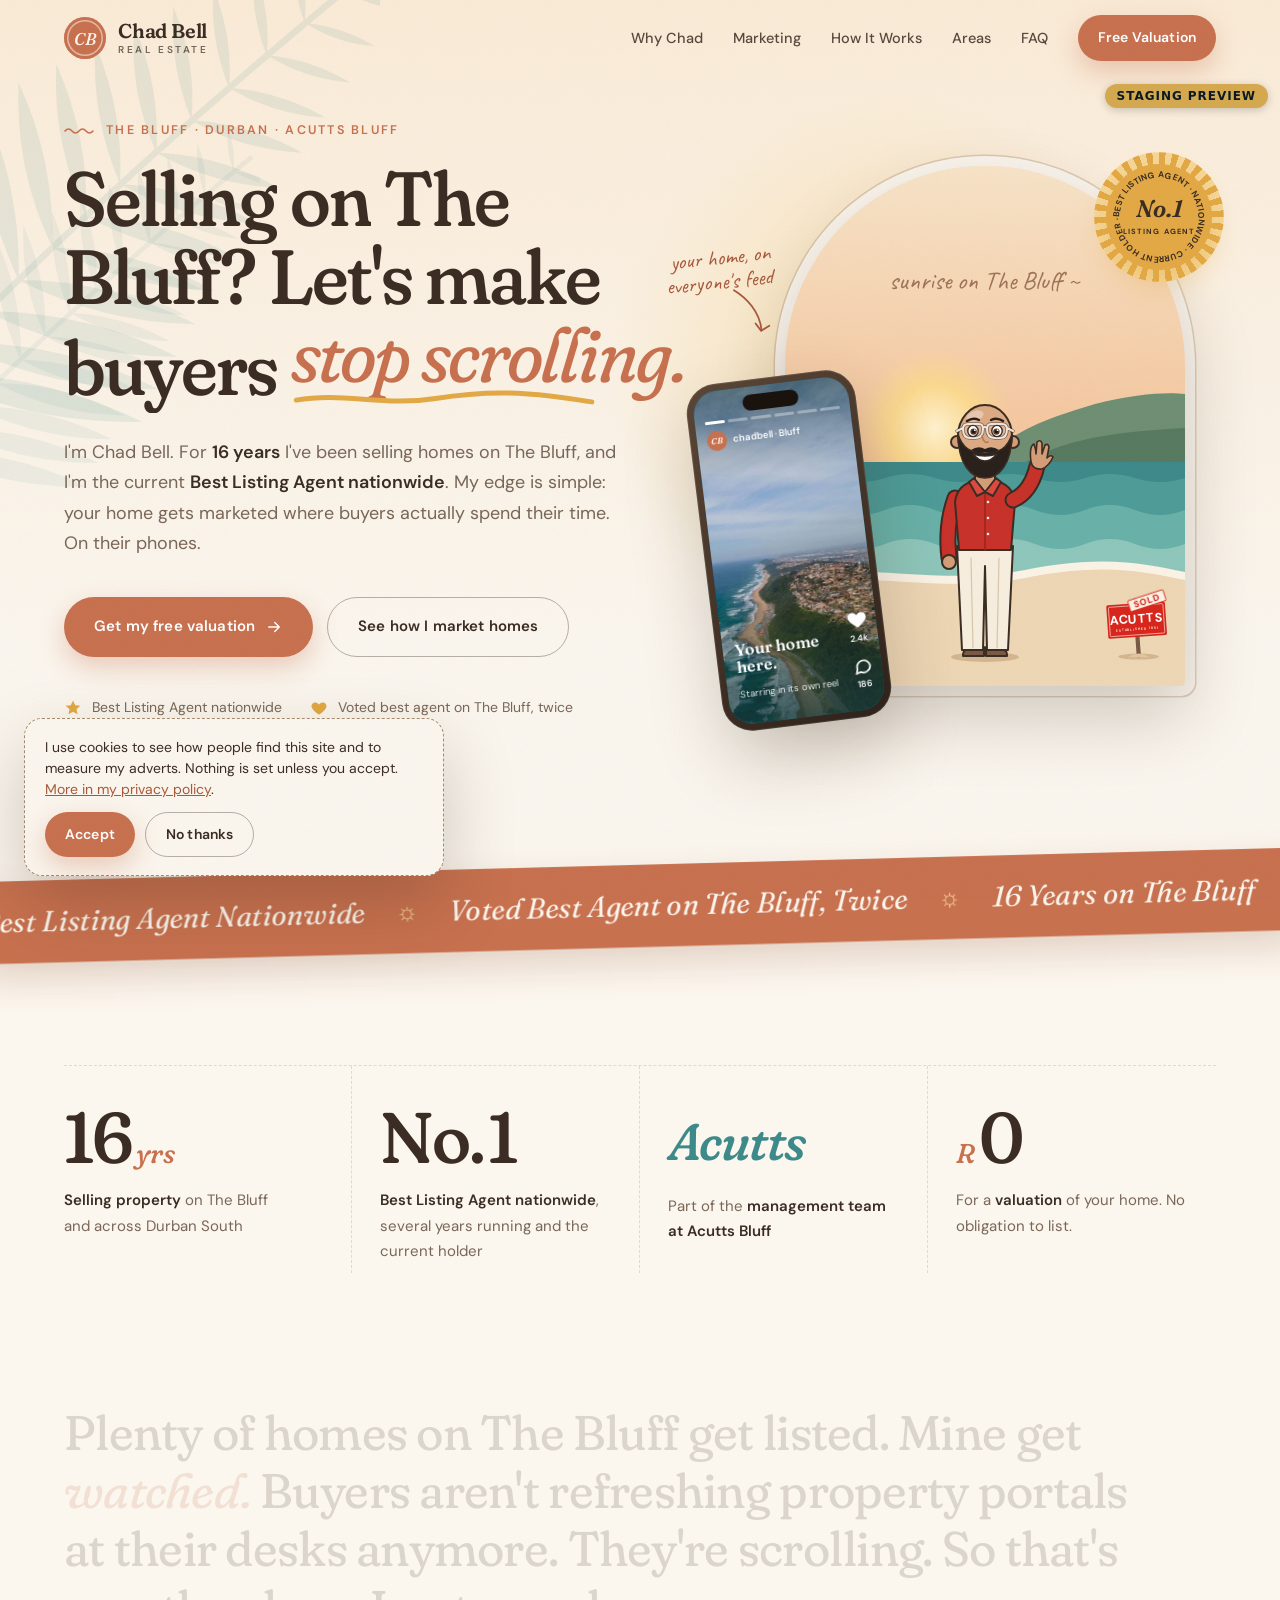
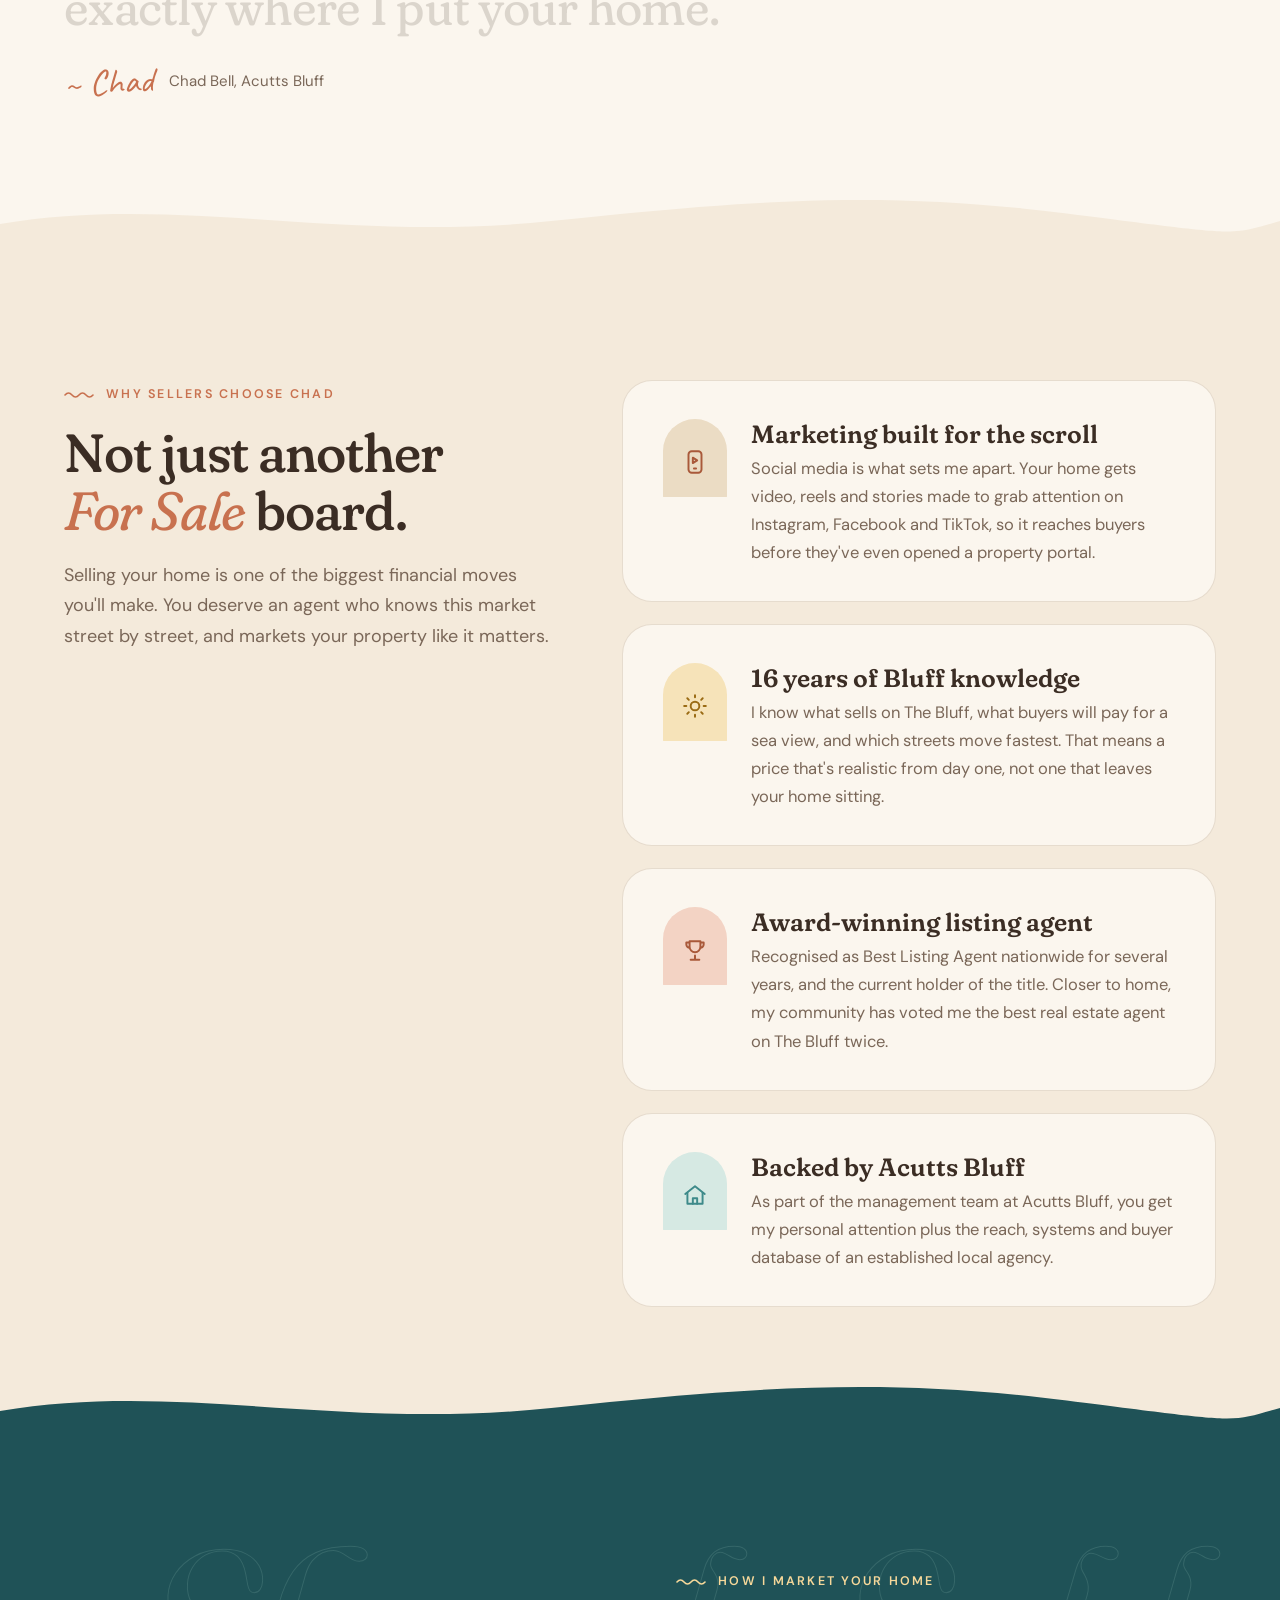
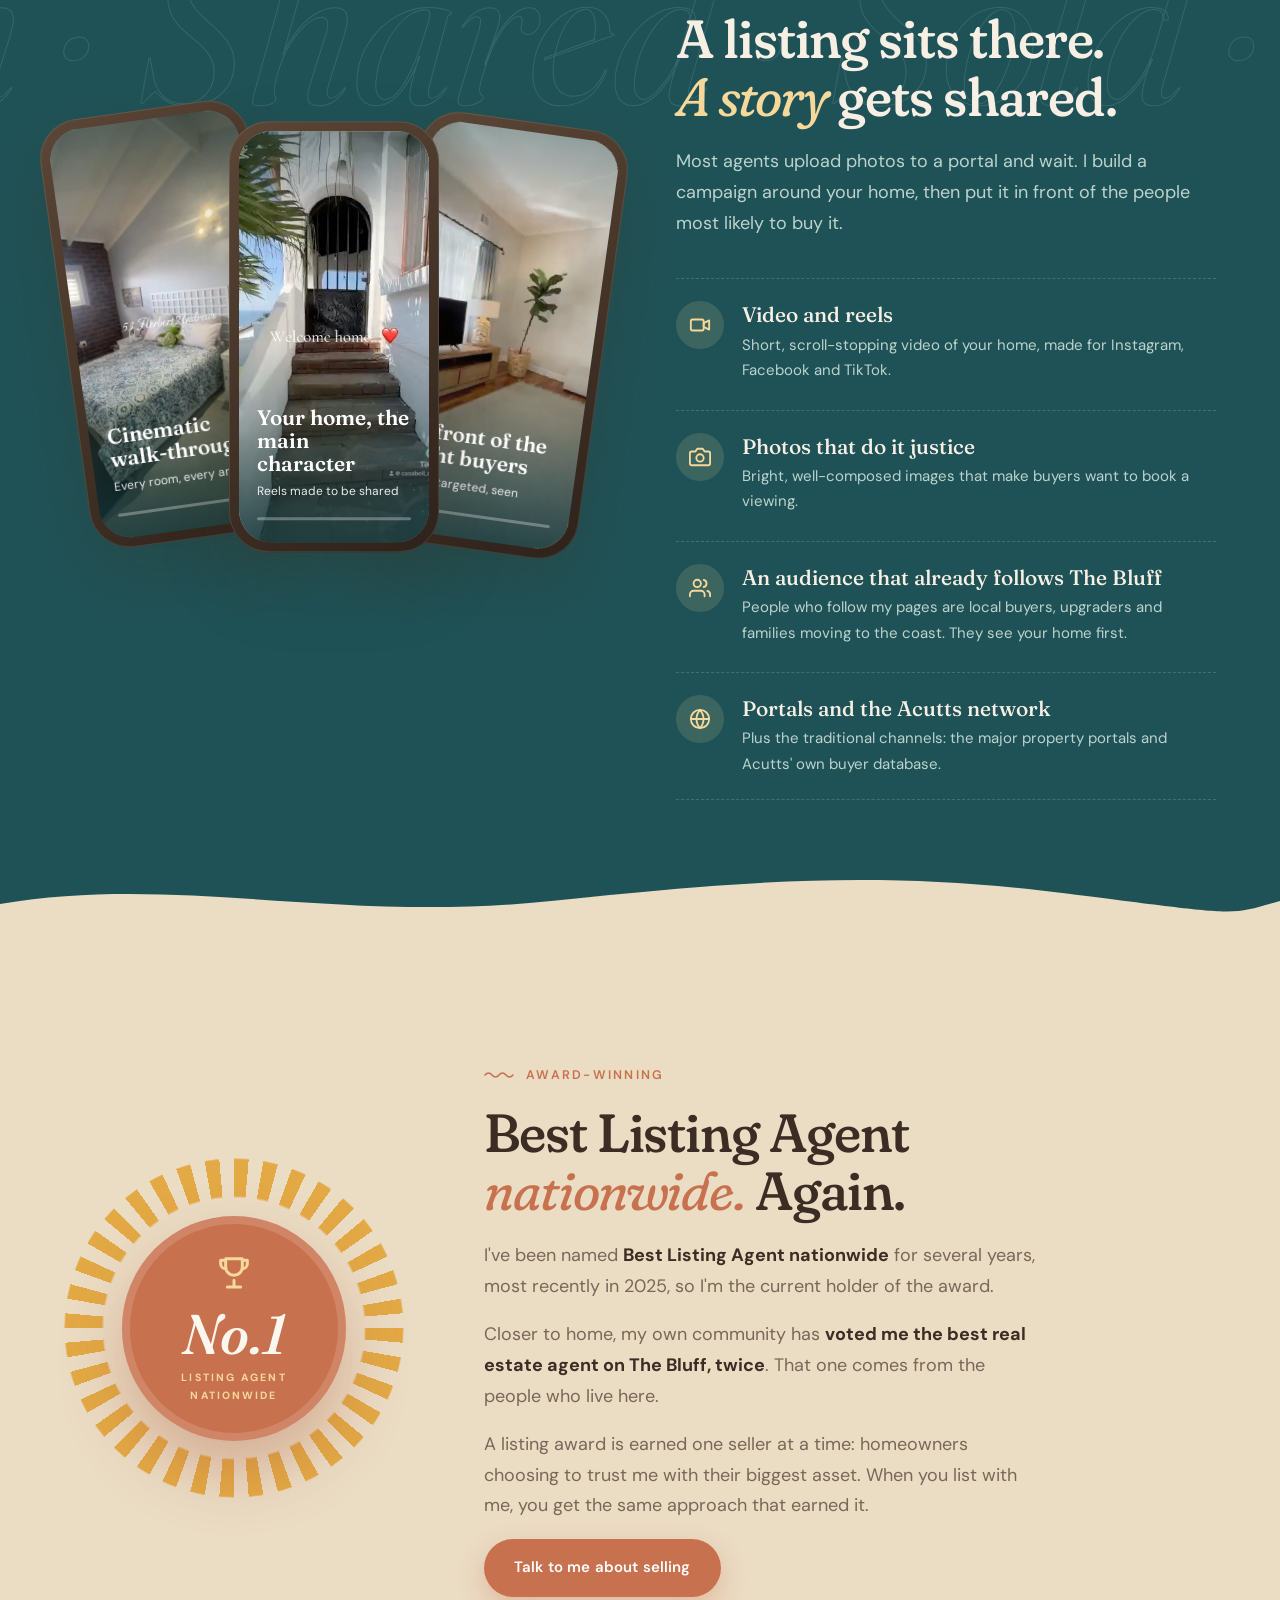
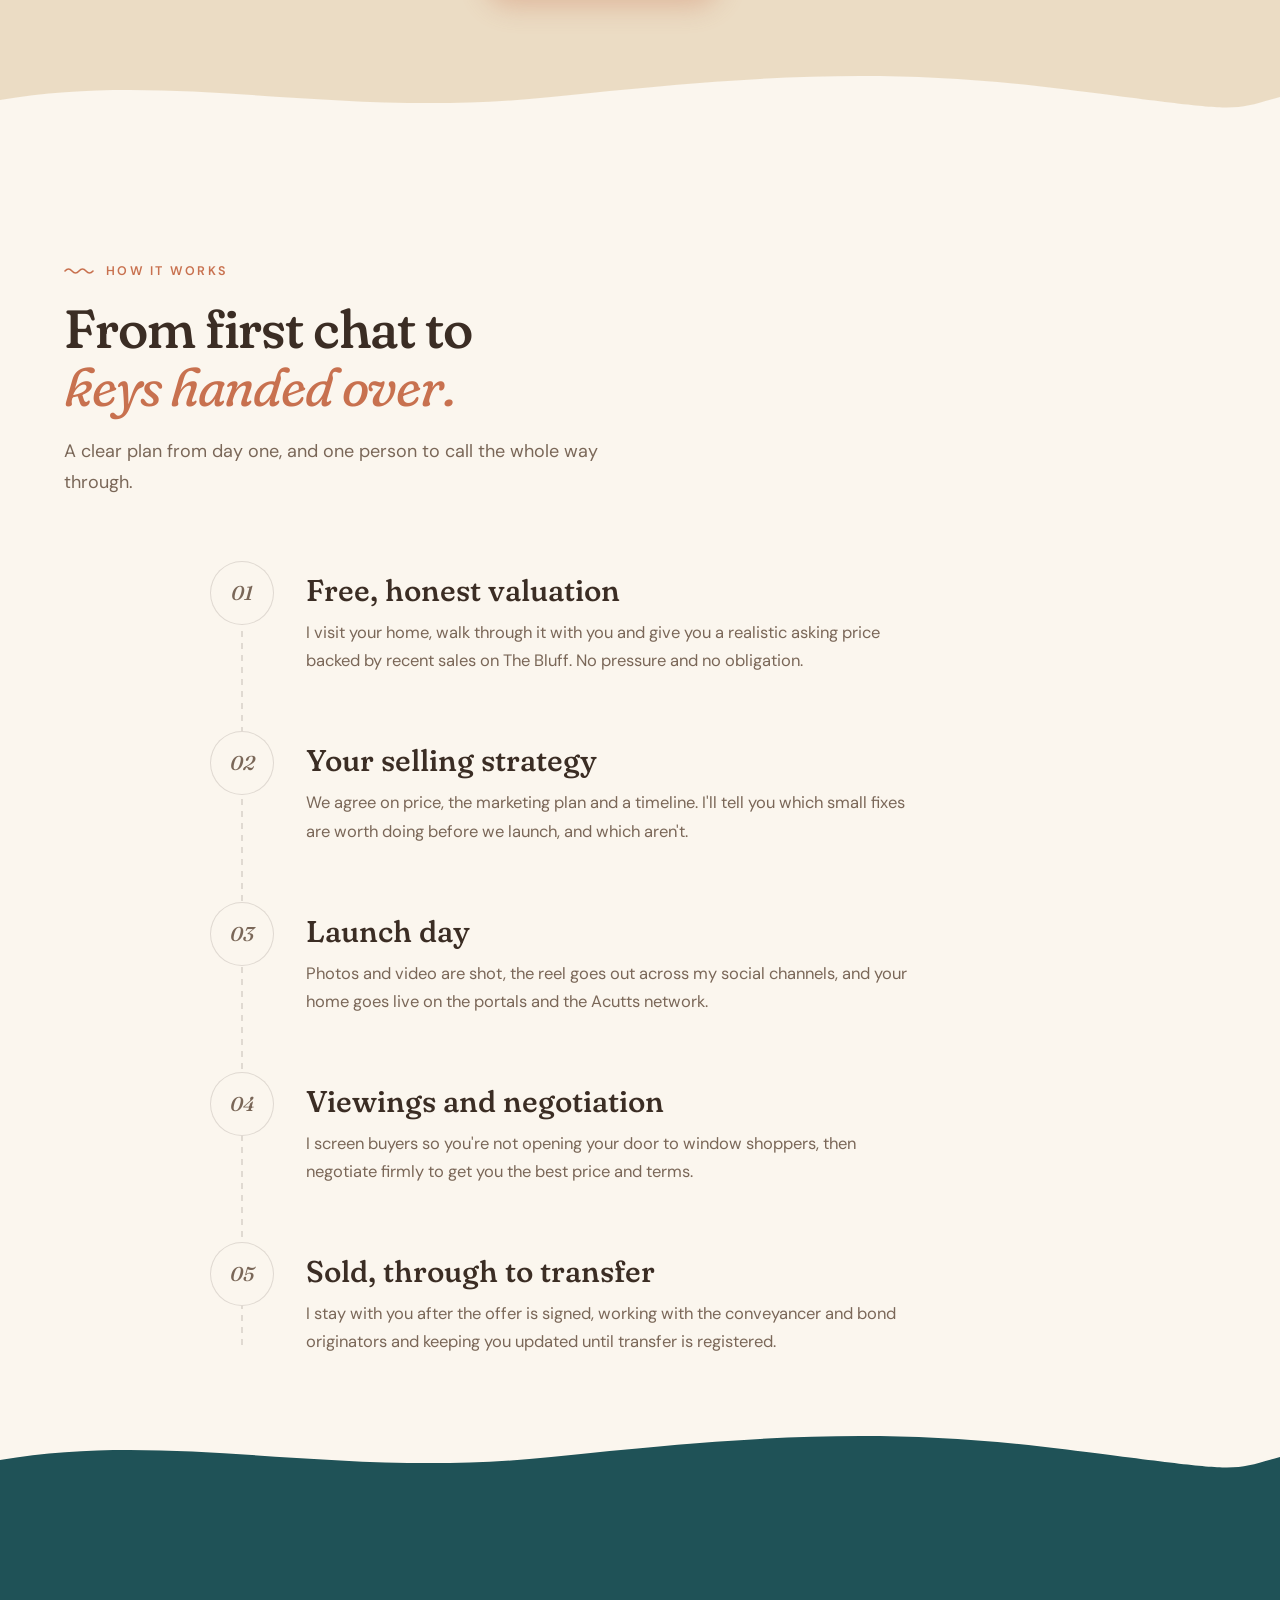
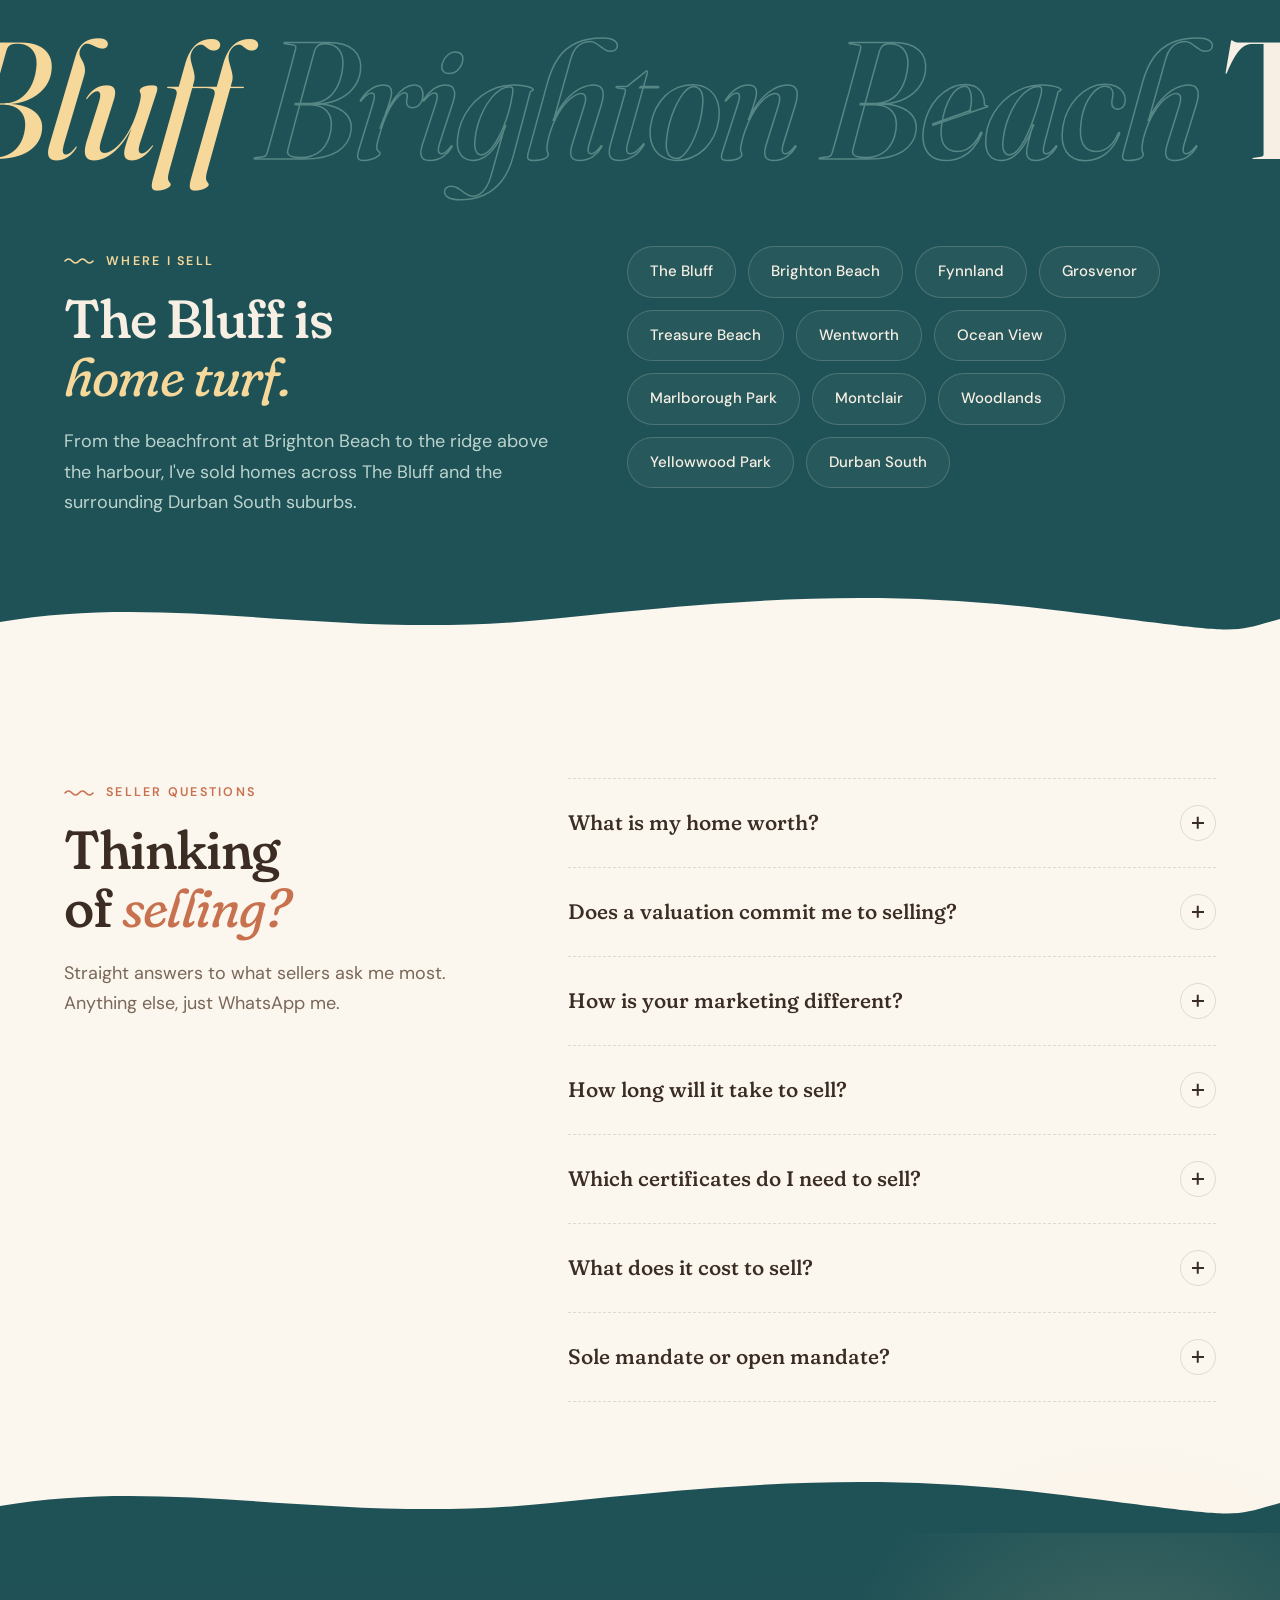
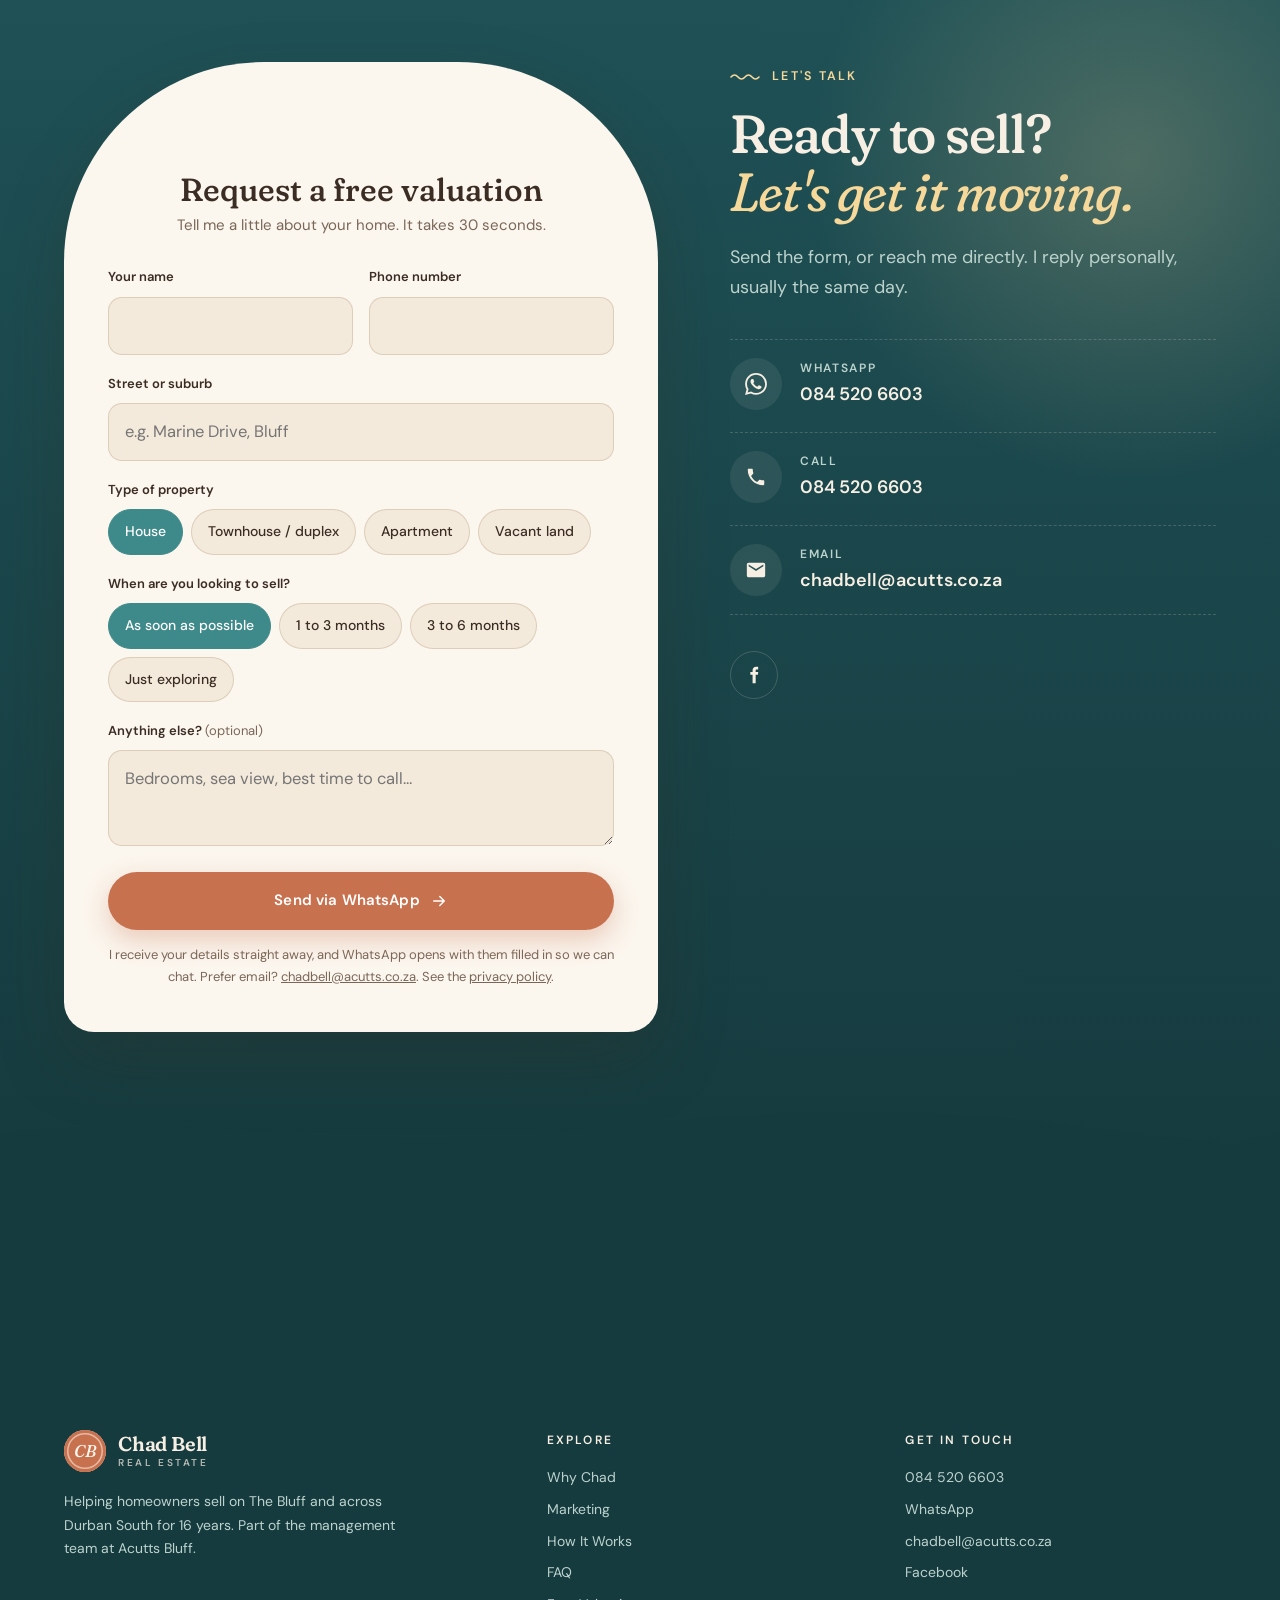
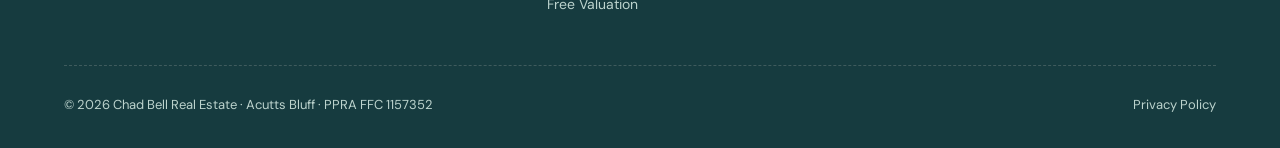
<file: index.html>
<!DOCTYPE html>
<html lang="en-ZA">
<head>
  <meta charset="UTF-8" />
  <meta name="robots" content="noindex, nofollow" />

  <meta name="viewport" content="width=device-width, initial-scale=1.0" />
  <title>Chad Bell Real Estate | Sell Your Home on The Bluff, Durban</title>
  <meta name="description" content="Selling a home on The Bluff, Durban? Chad Bell of Acutts Bluff: 16 years' experience, Best Listing Agent nationwide and social media marketing that gets your home seen. Free valuation." />
  <link rel="canonical" href="https://www.chadbellrealestate.co.za/" />
  <meta name="theme-color" content="#F7EFE3" />
  <meta property="og:title" content="Chad Bell Real Estate | Sell Your Home on The Bluff" />
  <meta property="og:description" content="16 years on The Bluff. Best Listing Agent nationwide. Marketing that makes buyers stop scrolling. Book a free valuation." />
  <meta property="og:type" content="website" />
  <meta property="og:url" content="https://www.chadbellrealestate.co.za/" />
  <meta property="og:site_name" content="Chad Bell Real Estate" />
  <meta property="og:locale" content="en_ZA" />
  <meta property="og:image" content="https://www.chadbellrealestate.co.za/og-image.jpg" />
  <meta property="og:image:width" content="1200" />
  <meta property="og:image:height" content="630" />
  <meta property="og:image:alt" content="Chad Bell Real Estate: sell your home on The Bluff, Durban" />
  <meta name="twitter:card" content="summary_large_image" />
  <script type="application/ld+json">
  {
    "@context": "https://schema.org",
    "@type": "RealEstateAgent",
    "@id": "https://www.chadbellrealestate.co.za/#agent",
    "name": "Chad Bell Real Estate",
    "url": "https://www.chadbellrealestate.co.za/",
    "image": "https://www.chadbellrealestate.co.za/og-image.jpg",
    "logo": "https://www.chadbellrealestate.co.za/favicon-192.png",
    "description": "Chad Bell helps homeowners sell their property on The Bluff and surrounding Durban South suburbs, with 16 years' experience and social-media-first marketing.",
    "telephone": "+27845206603",
    "email": "chadbell@acutts.co.za",
    "address": {
      "@type": "PostalAddress",
      "addressLocality": "Bluff, Durban",
      "addressRegion": "KwaZulu-Natal",
      "addressCountry": "ZA"
    },
    "areaServed": ["Bluff", "Brighton Beach", "Fynnland", "Grosvenor", "Treasure Beach", "Wentworth", "Ocean View", "Marlborough Park", "Durban South"],
    "parentOrganization": { "@type": "Organization", "name": "Acutts Bluff" },
    "sameAs": ["https://www.facebook.com/Chadbellacuttsbluff"],
    "founder": {
      "@type": "Person",
      "name": "Chad Bell",
      "jobTitle": "Property Practitioner",
      "worksFor": { "@type": "Organization", "name": "Acutts Bluff" },
      "award": ["Best Listing Agent nationwide (2025)", "Voted best real estate agent on The Bluff by the community (twice)"]
    }
  }
  </script>

  <link rel="icon" type="image/png" sizes="48x48" href="favicon-48.png" />
  <link rel="icon" type="image/png" sizes="192x192" href="favicon-192.png" />
  <link rel="apple-touch-icon" href="apple-touch-icon.png" />

  <link rel="preconnect" href="https://fonts.googleapis.com" />
  <link rel="preconnect" href="https://fonts.gstatic.com" crossorigin />
  <link href="https://fonts.googleapis.com/css2?family=Caveat:wght@500;600&family=DM+Sans:opsz,wght@9..40,400;9..40,500;9..40,600;9..40,700&family=Fraunces:ital,opsz,wght,SOFT@0,9..144,400..700,100;1,9..144,400..700,100&display=swap" rel="stylesheet" />

  <link rel="stylesheet" href="css/style.css?v=12" />
</head>
<body>
  <div style="position:fixed;top:calc(var(--nav-h) + 8px);right:12px;z-index:2000;background:#D4A84F;color:#0A1A24;font:600 12px/1 Inter,system-ui,sans-serif;letter-spacing:.08em;text-transform:uppercase;padding:6px 12px;border-radius:50px;box-shadow:0 2px 8px rgba(0,0,0,.2);pointer-events:none">Staging preview</div>

  <!-- NAVIGATION -->
  <nav class="nav" id="nav">
    <div class="nav__inner">
      <a href="#home" class="logo" aria-label="Chad Bell Real Estate, back to top">
        <span class="logo__mark">CB</span>
        <span class="logo__text">
          <span class="logo__name">Chad Bell</span>
          <span class="logo__sub">Real Estate</span>
        </span>
      </a>
      <button class="nav__toggle" id="navToggle" aria-label="Toggle menu" aria-expanded="false" aria-controls="navLinks">
        <span></span><span></span><span></span>
      </button>
      <ul class="nav__links" id="navLinks">
        <li><a href="#why">Why Chad</a></li>
        <li><a href="#marketing">Marketing</a></li>
        <li><a href="#process">How It Works</a></li>
        <li><a href="#areas">Areas</a></li>
        <li><a href="#faq">FAQ</a></li>
        <li><a href="#valuationForm" class="btn btn--primary btn--sm">Free Valuation</a></li>
      </ul>
    </div>
  </nav>

  <!-- HERO -->
  <section class="hero" id="home">
    <div class="hero__sun" aria-hidden="true"></div>
    <svg class="frond frond--a" viewBox="0 0 400 400" aria-hidden="true"><g fill="currentColor"><path d="M10 390 Q170 220 390 40" fill="none" stroke="currentColor" stroke-width="5" stroke-linecap="round"/><path d="M49 349 Q129 388 217 386 Q138 347 49 349z"/><path d="M49 349 Q49 261 9 182 Q9 270 49 349z"/><path d="M73 325 Q147 362 230 361 Q156 324 73 325z"/><path d="M73 325 Q74 242 36 168 Q36 251 73 325z"/><path d="M97 301 Q166 336 244 336 Q175 301 97 301z"/><path d="M97 301 Q99 223 65 154 Q63 231 97 301z"/><path d="M122 277 Q186 310 258 311 Q194 277 122 277z"/><path d="M122 277 Q124 204 93 139 Q91 211 122 277z"/><path d="M148 252 Q207 284 273 285 Q214 254 148 252z"/><path d="M148 252 Q150 186 122 125 Q119 192 148 252z"/><path d="M174 228 Q228 257 289 259 Q235 230 174 228z"/><path d="M174 228 Q176 167 151 111 Q148 172 174 228z"/><path d="M200 203 Q249 231 305 233 Q256 206 200 203z"/><path d="M200 203 Q203 148 181 96 Q178 152 200 203z"/><path d="M228 179 Q272 204 322 206 Q278 181 228 179z"/><path d="M228 179 Q231 128 211 82 Q207 132 228 179z"/><path d="M255 154 Q294 177 340 179 Q301 157 255 154z"/><path d="M255 154 Q259 109 241 67 Q238 112 255 154z"/><path d="M284 129 Q318 150 358 152 Q324 132 284 129z"/><path d="M284 129 Q287 90 272 53 Q269 93 284 129z"/><path d="M313 104 Q342 122 377 125 Q347 107 313 104z"/><path d="M313 104 Q316 70 303 38 Q300 73 313 104z"/><path d="M342 79 Q367 95 396 97 Q371 82 342 79z"/><path d="M342 79 Q345 51 334 24 Q332 52 342 79z"/><path d="M372 54 Q393 67 416 69 Q396 56 372 54z"/><path d="M372 54 Q375 31 366 9 Q364 32 372 54z"/></g></svg>
    <svg class="frond frond--b" viewBox="0 0 400 400" aria-hidden="true"><g fill="currentColor"><path d="M10 390 Q170 220 390 40" fill="none" stroke="currentColor" stroke-width="5" stroke-linecap="round"/><path d="M49 349 Q129 388 217 386 Q138 347 49 349z"/><path d="M49 349 Q49 261 9 182 Q9 270 49 349z"/><path d="M73 325 Q147 362 230 361 Q156 324 73 325z"/><path d="M73 325 Q74 242 36 168 Q36 251 73 325z"/><path d="M97 301 Q166 336 244 336 Q175 301 97 301z"/><path d="M97 301 Q99 223 65 154 Q63 231 97 301z"/><path d="M122 277 Q186 310 258 311 Q194 277 122 277z"/><path d="M122 277 Q124 204 93 139 Q91 211 122 277z"/><path d="M148 252 Q207 284 273 285 Q214 254 148 252z"/><path d="M148 252 Q150 186 122 125 Q119 192 148 252z"/><path d="M174 228 Q228 257 289 259 Q235 230 174 228z"/><path d="M174 228 Q176 167 151 111 Q148 172 174 228z"/><path d="M200 203 Q249 231 305 233 Q256 206 200 203z"/><path d="M200 203 Q203 148 181 96 Q178 152 200 203z"/><path d="M228 179 Q272 204 322 206 Q278 181 228 179z"/><path d="M228 179 Q231 128 211 82 Q207 132 228 179z"/><path d="M255 154 Q294 177 340 179 Q301 157 255 154z"/><path d="M255 154 Q259 109 241 67 Q238 112 255 154z"/><path d="M284 129 Q318 150 358 152 Q324 132 284 129z"/><path d="M284 129 Q287 90 272 53 Q269 93 284 129z"/><path d="M313 104 Q342 122 377 125 Q347 107 313 104z"/><path d="M313 104 Q316 70 303 38 Q300 73 313 104z"/><path d="M342 79 Q367 95 396 97 Q371 82 342 79z"/><path d="M342 79 Q345 51 334 24 Q332 52 342 79z"/><path d="M372 54 Q393 67 416 69 Q396 56 372 54z"/><path d="M372 54 Q375 31 366 9 Q364 32 372 54z"/></g></svg>

    <div class="container hero__inner">
      <div class="hero__content">
        <p class="eyebrow hero__eyebrow">The Bluff · Durban · Acutts Bluff</p>
        <h1 class="hero__heading" data-split>Selling on The&nbsp;Bluff? Let's make buyers <em>stop scrolling.<svg class="squiggle" viewBox="0 0 300 20" preserveAspectRatio="none" aria-hidden="true"><path pathLength="1" d="M4 12 C 40 2, 70 20, 110 10 S 180 2, 220 12 S 280 16, 296 6"/></svg></em></h1>
        <p class="hero__sub">
          I'm Chad Bell. For <strong>16 years</strong> I've been selling homes on The Bluff, and I'm the current <strong>Best Listing Agent nationwide</strong>. My edge is simple: your home gets marketed where buyers actually spend their time. On their phones.
        </p>
        <div class="hero__actions">
          <a href="#valuationForm" class="btn btn--primary" data-magnetic>
            Get my free valuation
            <svg class="arrow" viewBox="0 0 24 24" width="18" height="18" fill="none" aria-hidden="true"><path d="M5 12h14M13 6l6 6-6 6" stroke="currentColor" stroke-width="2" stroke-linecap="round" stroke-linejoin="round"/></svg>
          </a>
          <a href="#marketing" class="btn btn--ghost" data-magnetic>See how I market homes</a>
        </div>
        <ul class="hero__proof">
          <li><svg viewBox="0 0 24 24" width="18" height="18" fill="none" aria-hidden="true"><path d="M12 2l2.9 6.3 6.9.7-5.2 4.6 1.5 6.8L12 17l-6.1 3.4 1.5-6.8L2.2 9l6.9-.7L12 2z" fill="currentColor"/></svg>Best Listing Agent nationwide</li>
          <li><svg viewBox="0 0 24 24" width="18" height="18" fill="none" aria-hidden="true"><path d="M12 21s-7.5-4.6-9.5-9.2C1 8.2 3.3 4.5 7 4.5c2 0 3.6 1.1 5 2.8 1.4-1.7 3-2.8 5-2.8 3.7 0 6 3.7 4.5 7.3C19.5 16.4 12 21 12 21z" fill="currentColor"/></svg>Voted best agent on The Bluff, twice</li>
          <li><svg viewBox="0 0 24 24" width="18" height="18" fill="none" aria-hidden="true"><path d="M20 6L9 17l-5-5" stroke="currentColor" stroke-width="2.4" stroke-linecap="round" stroke-linejoin="round"/></svg>Acutts Bluff management team</li>
        </ul>
      </div>

      <div class="hero__visual">
        <div class="arch" data-tilt>
          <svg class="beach" aria-hidden="true" viewBox="0 0 400 520" preserveAspectRatio="xMidYMid slice">
            <defs>
              <linearGradient id="sky" x1="0" y1="0" x2="0" y2="1">
                <stop offset="0" stop-color="#F7E3C8"/><stop offset=".55" stop-color="#F4C59C"/><stop offset="1" stop-color="#EBA27E"/>
              </linearGradient>
              <radialGradient id="sunGlow"><stop offset="0" stop-color="#FFF1CF"/><stop offset=".55" stop-color="#FBD98F"/><stop offset="1" stop-color="#FBD98F" stop-opacity="0"/></radialGradient>
            </defs>
            <rect width="400" height="520" fill="url(#sky)"/>
            <circle class="beach__sun" cx="150" cy="262" r="78" fill="url(#sunGlow)"/>
            <g class="beach__birds" fill="none" stroke="#6B4E3D" stroke-width="2" stroke-linecap="round">
              <path d="M0 0 q6 -6 12 0 q6 -6 12 0"/><path d="M34 14 q4 -4 8 0 q4 -4 8 0"/><path d="M-22 22 q5 -5 10 0 q5 -5 10 0"/>
            </g>
            <path d="M190 300 C 230 262, 270 250, 310 238 C 350 228, 380 226, 400 228 V 310 H 190 Z" fill="#6F8F73"/>
            <path d="M235 300 C 270 276, 320 266, 400 262 V 310 H 235 Z" fill="#587A60"/>
            <rect y="296" width="400" height="140" fill="#3E8A8A"/>
            <g class="beach__wave beach__wave--1"><path d="M0 312 q25 -8 50 0 t50 0 t50 0 t50 0 t50 0 t50 0 t50 0 t50 0 t50 0 t50 0 t50 0 t50 0 t50 0 t50 0 t50 0 t50 0 V440 H0z" fill="#4E9C98"/></g>
            <g class="beach__wave beach__wave--2"><path d="M0 344 q25 -10 50 0 t50 0 t50 0 t50 0 t50 0 t50 0 t50 0 t50 0 t50 0 t50 0 t50 0 t50 0 t50 0 t50 0 t50 0 t50 0 V440 H0z" fill="#69B2A9"/></g>
            <g class="beach__wave beach__wave--3"><path d="M0 378 q25 -10 50 0 t50 0 t50 0 t50 0 t50 0 t50 0 t50 0 t50 0 t50 0 t50 0 t50 0 t50 0 t50 0 t50 0 t50 0 t50 0 V440 H0z" fill="#8FC7BC"/></g>
            <g class="beach__shore">
              <path d="M0 410 C 80 396, 160 420, 240 404 S 360 398, 400 406 V 520 H 0 Z" fill="#FBF3E6"/>
              <path d="M0 418 C 80 404, 160 428, 240 412 S 360 406, 400 414 V 520 H 0 Z" fill="#EED7B5"/>
            </g>
            <!-- Cartoon Chad, drawn from his selfie -->
            <g class="beach__chad" stroke="#3B2D24" stroke-width="2" stroke-linejoin="round" stroke-linecap="round">
              <ellipse cx="200" cy="491" rx="34" ry="5" fill="#C9A982" opacity=".7" stroke="none"/>
              <!-- shoes, long pants -->
              <path d="M178 490 Q178 481 188 481 H199 V490 Z M201 481 H212 Q222 481 222 490 H201 Z" fill="#7A5A44"/>
              <path d="M172 380 L177 484 H198 L200 400 L202 484 H223 L228 380 Z" fill="#F7EEDF"/>
              <path d="M186 392 L188 482 M214 392 L212 482" fill="none" stroke="#D9C7A8" stroke-width="1.2"/>
              <!-- left arm, relaxed -->
              <path d="M170 332 Q160 360 164 392" fill="none" stroke-width="17"/>
              <path d="M170 332 Q160 360 164 392" fill="none" stroke="#C8322A" stroke-width="13"/>
              <circle cx="164" cy="396" r="7" fill="#D49E78"/>
              <!-- shirt -->
              <path d="M174 384 L170 336 Q172 318 192 314 H208 Q228 318 230 336 L226 384 Z" fill="#C8322A"/>
              <path d="M200 316 V 384" fill="none" stroke="#9E241E" stroke-width="1.5"/>
              <circle cx="203" cy="336" r="1.3" fill="#F4EEE4" stroke="none"/><circle cx="203" cy="352" r="1.3" fill="#F4EEE4" stroke="none"/><circle cx="203" cy="368" r="1.3" fill="#F4EEE4" stroke="none"/>
              <path d="M190 306 H210 V318 L200 326 L190 318 Z" fill="#D49E78"/>
              <path d="M189 312 L200 326 L192 330 L184 316 Z M211 312 L200 326 L208 330 L216 316 Z" fill="#DE4A40"/>
              <!-- right arm, waving -->
              <g class="beach__wave-arm">
                <path d="M228 334 Q246 326 252 300" fill="none" stroke-width="17"/>
                <path d="M228 334 Q246 326 252 300" fill="none" stroke="#C8322A" stroke-width="13"/>
                <path d="M246 296 Q244 280 249 278 Q251 284 251 288 L252 276 Q255 273 257 277 L257 288 L260 279 Q263 277 264 281 L262 292 Q266 288 268 291 Q264 300 257 303 Q248 304 246 296 Z" fill="#D49E78" stroke-width="1.6"/>
              </g>
              <!-- head -->
              <circle cx="172" cy="276" r="6" fill="#D49E78"/>
              <circle cx="228" cy="276" r="6" fill="#D49E78"/>
              <ellipse cx="200" cy="270" rx="27" ry="31" fill="#DDAA84"/>
              <ellipse cx="190" cy="250" rx="9" ry="5" fill="#FFFFFF" opacity=".35" stroke="none" transform="rotate(-20 190 250)"/>
              <path d="M173 268 C 173 298, 186 312, 200 312 C 214 312, 227 298, 227 268 C 223 282, 214 287, 200 287 C 186 287, 177 282, 173 268 Z" fill="#2A211D" stroke-width="1.5"/>
              <path d="M186 284 Q193 279 200 283 Q207 279 214 284 Q207 288 200 286 Q193 288 186 284 Z" fill="#2A211D" stroke="none"/>
              <path d="M188 288 Q200 302 212 288 Q200 292 188 288 Z" fill="#FFFFFF" stroke-width="1.4"/>
              <!-- clear-frame reading glasses -->
              <path d="M178 263 Q178 258 183 258 H194 Q198 258 198 263 Q198 272 190 272 H185 Q178 272 178 263 Z M202 263 Q202 258 206 258 H217 Q222 258 222 263 Q222 272 215 272 H210 Q202 272 202 263 Z" fill="#FFFFFF" fill-opacity=".14" stroke="none"/>
              <path d="M178 263 Q178 258 183 258 H194 Q198 258 198 263 Q198 272 190 272 H185 Q178 272 178 263 Z M202 263 Q202 258 206 258 H217 Q222 258 222 263 Q222 272 215 272 H210 Q202 272 202 263 Z M198 262 Q200 260 202 262 M178 262 L172 265 M222 262 L228 265" fill="none" stroke="#3B2D24" stroke-width="3.6" stroke-opacity=".55"/>
              <path d="M178 263 Q178 258 183 258 H194 Q198 258 198 263 Q198 272 190 272 H185 Q178 272 178 263 Z M202 263 Q202 258 206 258 H217 Q222 258 222 263 Q222 272 215 272 H210 Q202 272 202 263 Z M198 262 Q200 260 202 262 M178 262 L172 265 M222 262 L228 265" fill="none" stroke="#F4EFE8" stroke-width="2" stroke-opacity=".95"/>
              <path d="M197 270 Q199 278 203 276" fill="none" stroke="#B07C58" stroke-width="1.6"/>
              <path d="M182 255 Q188 251 194 254 M206 254 Q212 251 218 255" fill="none" stroke="#2A211D" stroke-width="2.4"/>
              <ellipse cx="188" cy="265" rx="5.2" ry="5.6" fill="#FFFFFF" stroke-width="1.4"/>
              <ellipse cx="212" cy="265" rx="5.2" ry="5.6" fill="#FFFFFF" stroke-width="1.4"/>
              <circle cx="188.6" cy="265.6" r="3.2" fill="#5A3A26" stroke="none"/><circle cx="211.4" cy="265.6" r="3.2" fill="#5A3A26" stroke="none"/>
              <circle cx="188.6" cy="265.6" r="1.6" fill="#1A120D" stroke="none"/><circle cx="211.4" cy="265.6" r="1.6" fill="#1A120D" stroke="none"/>
              <circle cx="189.8" cy="264.2" r=".9" fill="#FFFFFF" stroke="none"/><circle cx="212.6" cy="264.2" r=".9" fill="#FFFFFF" stroke="none"/>
            </g>
            <g class="beach__sign" transform="translate(236 202) scale(.6)">
              <ellipse cx="196" cy="481" rx="34" ry="5" fill="#C9A982" opacity=".7"/>
              <g class="beach__board">
                <rect x="193" y="384" width="7" height="98" rx="2" fill="#7A5A44"/>
                <rect x="148" y="392" width="98" height="56" rx="3" fill="#D9261C"/>
                <rect x="151.5" y="395.5" width="91" height="49" rx="2" fill="none" stroke="#FBF3E6" stroke-width="1.2" opacity=".85"/>
                <text x="197" y="425" text-anchor="middle" font-family="DM Sans, Arial, sans-serif" font-weight="800" font-size="21" letter-spacing="1" fill="#FFFFFF">ACUTTS</text>
                <text x="197" y="437" text-anchor="middle" font-family="DM Sans, Arial, sans-serif" font-weight="600" font-size="5.6" letter-spacing="1.6" fill="#FFFFFF">ESTABLISHED 1851</text>
                <g class="beach__sold"><g transform="rotate(-14 214 392)">
                  <rect x="186" y="380" width="62" height="19" rx="2" fill="#FBF3E6" stroke="#D9261C" stroke-width="1.5"/>
                  <text x="217" y="395" text-anchor="middle" font-family="DM Sans, Arial, sans-serif" font-weight="800" font-size="15" letter-spacing="2" fill="#D9261C">SOLD</text>
                </g></g>
              </g>
              <path d="M178 482 Q196 470 214 482 Z" fill="#E2C79E"/>
            </g>
          </svg>
          <span class="arch__note" aria-hidden="true">sunrise on The Bluff ~</span>
        </div>

        <div class="phone" aria-hidden="true">
          <div class="phone__screen">
            <div class="phone__notch"></div>
            <div class="reel">
              <div class="reel__slides">
                <img src="images/story-1.jpg" alt="" class="is-active" />
                <img data-src="images/story-2.jpg" alt="" />
                <img data-src="images/story-3.jpg" alt="" />
                <img data-src="images/story-4.jpg" alt="" />
                <img data-src="images/story-5.jpg" alt="" />
                <img data-src="images/story-6.jpg" alt="" />
              </div>
              <div class="reel__shade"></div>
              <div class="reel__progress"><span></span><span></span><span></span><span></span><span></span><span></span></div>
              <div class="reel__tag"><i>CB</i>chadbell · Bluff</div>
              <div class="hearts"><span>♥</span><span>♥</span><span>♥</span><span>♥</span></div>
              <div class="reel__actions">
                <div><svg viewBox="0 0 24 24" width="22" height="22" fill="currentColor"><path d="M12 21s-7.5-4.6-9.5-9.2C1 8.2 3.3 4.5 7 4.5c2 0 3.6 1.1 5 2.8 1.4-1.7 3-2.8 5-2.8 3.7 0 6 3.7 4.5 7.3C19.5 16.4 12 21 12 21z"/></svg><span data-ticker>2.4k</span></div>
                <div><svg viewBox="0 0 24 24" width="20" height="20" fill="none" stroke="currentColor" stroke-width="2"><path d="M21 12a8 8 0 01-11.6 7.1L4 20.5l1.4-5A8 8 0 1121 12z"/></svg><span>186</span></div>
              </div>
              <div class="reel__caption"><strong>Your home here.</strong><span>Starring in its own reel</span></div>
            </div>
          </div>
        </div>
        <span class="hero__note" aria-hidden="true">your home, on everyone's feed<svg viewBox="0 0 60 40" fill="none" stroke="currentColor" stroke-width="2" stroke-linecap="round"><path d="M56 4 C 40 6, 20 14, 10 32"/><path d="M4 24 L10 33 L19 28"/></svg></span>

        <div class="seal" aria-hidden="true">
          <svg class="seal__ring" viewBox="0 0 150 150">
            <defs><path id="sealPath" d="M75 75 m-56 0 a56 56 0 1 1 112 0 a56 56 0 1 1 -112 0"/></defs>
            <text textLength="350" lengthAdjust="spacing"><textPath href="#sealPath" textLength="350" lengthAdjust="spacing">Best Listing Agent · Nationwide · Current Holder ·</textPath></text>
          </svg>
          <div class="seal__core"><strong>No.1</strong><span>Listing Agent</span></div>
        </div>
      </div>
    </div>

    <svg class="wave-edge" viewBox="0 0 1440 80" preserveAspectRatio="none" aria-hidden="true"><path d="M0 40 C 180 80, 360 0, 540 30 S 900 70, 1080 34 S 1350 10, 1440 36 V80 H0 Z"/></svg>
  </section>

  <!-- MARQUEE -->
  <div class="marquee" aria-hidden="true">
    <div class="marquee__track">
      <div class="marquee__group"><span>Best Listing Agent Nationwide</span><span>Voted Best Agent on The Bluff, Twice</span><span>16 Years on The Bluff</span><span>Acutts Bluff Management</span><span>Social-First Marketing</span><span>Serious About Selling</span></div>
      <div class="marquee__group"><span>Best Listing Agent Nationwide</span><span>Voted Best Agent on The Bluff, Twice</span><span>16 Years on The Bluff</span><span>Acutts Bluff Management</span><span>Social-First Marketing</span><span>Serious About Selling</span></div>
    </div>
  </div>

  <!-- STATS -->
  <section class="stats section--sand" aria-label="Chad Bell at a glance">
    <div class="container">
      <div class="stats__grid">
        <div class="stat">
          <div class="stat__num"><span data-count="16">16</span><small>yrs</small></div>
          <p class="stat__label"><strong>Selling property</strong> on The Bluff and across Durban South</p>
        </div>
        <div class="stat">
          <div class="stat__num">No.<span data-count="1">1</span></div>
          <p class="stat__label"><strong>Best Listing Agent nationwide</strong>, several years running and the current holder</p>
        </div>
        <div class="stat">
          <div class="stat__num stat__num--word">Acutts</div>
          <p class="stat__label">Part of the <strong>management team at Acutts Bluff</strong></p>
        </div>
        <div class="stat">
          <div class="stat__num"><small>R</small><span data-count="0">0</span></div>
          <p class="stat__label">For a <strong>valuation</strong> of your home. No obligation to list.</p>
        </div>
      </div>
    </div>
  </section>

  <!-- STATEMENT -->
  <section class="statement section--sand">
    <div class="container">
      <p class="statement__text" data-words>Plenty of homes on The Bluff get listed. Mine get <em>watched.</em> Buyers aren't refreshing property portals at their desks anymore. They're scrolling. So that's exactly where I put your home.</p>
      <div class="statement__by reveal"><span class="signature">~ Chad</span>Chad Bell, Acutts Bluff</div>
    </div>
  </section>

  <!-- WHY -->
  <section class="why section section--deep" id="why">
    <svg class="wave-top" viewBox="0 0 1440 80" preserveAspectRatio="none" aria-hidden="true"><path d="M0 44 C 200 4, 380 70, 620 40 S 1000 0, 1200 30 S 1380 60, 1440 40 V80 H0 Z"/></svg>
    <div class="container why__grid">
      <div class="why__sticky">
        <p class="eyebrow">Why sellers choose Chad</p>
        <h2 class="section__heading">Not just another <em>For&nbsp;Sale</em> board.</h2>
        <p class="section__sub">Selling your home is one of the biggest financial moves you'll make. You deserve an agent who knows this market street by street, and markets your property like it matters.</p>
      </div>
      <div class="why__cards">
        <article class="why-card">
          <span class="why-card__icon" aria-hidden="true"><svg viewBox="0 0 24 24" width="26" height="26" fill="none" stroke="currentColor" stroke-width="1.8" stroke-linecap="round" stroke-linejoin="round"><rect x="6" y="2" width="12" height="20" rx="3"/><path d="M11 18h2"/><path d="M10 8l4 2.5-4 2.5z"/></svg></span>
          <h3>Marketing built for the scroll</h3>
          <p>Social media is what sets me apart. Your home gets video, reels and stories made to grab attention on Instagram, Facebook and TikTok, so it reaches buyers before they've even opened a property portal.</p>
        </article>
        <article class="why-card">
          <span class="why-card__icon" aria-hidden="true"><svg viewBox="0 0 24 24" width="26" height="26" fill="none" stroke="currentColor" stroke-width="1.8" stroke-linecap="round"><circle cx="12" cy="12" r="4"/><path d="M12 2v2M12 20v2M4.9 4.9l1.4 1.4M17.7 17.7l1.4 1.4M2 12h2M20 12h2M4.9 19.1l1.4-1.4M17.7 6.3l1.4-1.4"/></svg></span>
          <h3>16 years of Bluff knowledge</h3>
          <p>I know what sells on The Bluff, what buyers will pay for a sea view, and which streets move fastest. That means a price that's realistic from day one, not one that leaves your home sitting.</p>
        </article>
        <article class="why-card">
          <span class="why-card__icon" aria-hidden="true"><svg viewBox="0 0 24 24" width="26" height="26" fill="none" stroke="currentColor" stroke-width="1.8" stroke-linecap="round" stroke-linejoin="round"><path d="M8 21h8M12 17v4M7 4h10v5a5 5 0 01-10 0V4zM17 5h3v2a3 3 0 01-3 3M7 5H4v2a3 3 0 003 3"/></svg></span>
          <h3>Award-winning listing agent</h3>
          <p>Recognised as Best Listing Agent nationwide for several years, and the current holder of the title. Closer to home, my community has voted me the best real estate agent on The Bluff twice.</p>
        </article>
        <article class="why-card">
          <span class="why-card__icon" aria-hidden="true"><svg viewBox="0 0 24 24" width="26" height="26" fill="none" stroke="currentColor" stroke-width="1.8" stroke-linecap="round" stroke-linejoin="round"><path d="M3 11l9-7 9 7"/><path d="M5 10v10h14V10"/><path d="M10 20v-5h4v5"/></svg></span>
          <h3>Backed by Acutts Bluff</h3>
          <p>As part of the management team at Acutts Bluff, you get my personal attention plus the reach, systems and buyer database of an established local agency.</p>
        </article>
      </div>
    </div>
  </section>

  <!-- MARKETING -->
  <section class="marketing section section--ocean" id="marketing">
    <svg class="wave-top" viewBox="0 0 1440 80" preserveAspectRatio="none" aria-hidden="true"><path d="M0 44 C 200 4, 380 70, 620 40 S 1000 0, 1200 30 S 1380 60, 1440 40 V80 H0 Z"/></svg>
    <div class="marketing__bg-word" data-parallax-x="-0.25" aria-hidden="true">Seen · Shared · Sold ·</div>
    <div class="container marketing__grid">
      <div class="marketing__phones" aria-hidden="true">
        <div class="phone" data-float="0">
          <div class="phone__screen"><div class="mini-screen mini-screen--a">
            <video class="mini-screen__video" muted loop playsinline preload="none" poster="videos/reel-1.jpg" data-src="videos/reel-1.mp4"></video>
            <strong>Cinematic walk-through</strong><span>Every room, every angle</span>
            <div class="mini-screen__bar"></div>
          </div></div>
        </div>
        <div class="phone" data-float="1">
          <div class="phone__screen"><div class="mini-screen mini-screen--b">
            <video class="mini-screen__video" muted loop playsinline preload="none" poster="videos/reel-2.jpg" data-src="videos/reel-2.mp4"></video>
            <strong>Your home, the main character</strong><span>Reels made to be shared</span>
            <div class="mini-screen__bar"></div>
          </div></div>
        </div>
        <div class="phone" data-float="2">
          <div class="phone__screen"><div class="mini-screen mini-screen--c">
            <video class="mini-screen__video" muted loop playsinline preload="none" poster="videos/reel-3.jpg" data-src="videos/reel-3.mp4"></video>
            <strong>In front of the right buyers</strong><span>Local, targeted, seen</span>
            <div class="mini-screen__bar"></div>
          </div></div>
        </div>
      </div>

      <div class="marketing__copy">
        <p class="eyebrow">How I market your home</p>
        <h2 class="section__heading">A listing sits there. <em>A story</em> gets shared.</h2>
        <p class="section__sub">Most agents upload photos to a portal and wait. I build a campaign around your home, then put it in front of the people most likely to buy it.</p>
        <div class="feature-list">
          <div class="feature">
            <div class="feature__icon"><svg viewBox="0 0 24 24" width="22" height="22" fill="none" stroke="currentColor" stroke-width="2" stroke-linecap="round" stroke-linejoin="round"><rect x="2" y="6" width="14" height="12" rx="2"/><path d="M16 10l6-3v10l-6-3z"/></svg></div>
            <div><h3>Video and reels</h3><p>Short, scroll-stopping video of your home, made for Instagram, Facebook and TikTok.</p></div>
          </div>
          <div class="feature">
            <div class="feature__icon"><svg viewBox="0 0 24 24" width="22" height="22" fill="none" stroke="currentColor" stroke-width="2" stroke-linecap="round" stroke-linejoin="round"><path d="M23 19a2 2 0 01-2 2H3a2 2 0 01-2-2V8a2 2 0 012-2h4l2-3h6l2 3h4a2 2 0 012 2z"/><circle cx="12" cy="13" r="4"/></svg></div>
            <div><h3>Photos that do it justice</h3><p>Bright, well-composed images that make buyers want to book a viewing.</p></div>
          </div>
          <div class="feature">
            <div class="feature__icon"><svg viewBox="0 0 24 24" width="22" height="22" fill="none" stroke="currentColor" stroke-width="2" stroke-linecap="round" stroke-linejoin="round"><path d="M17 21v-2a4 4 0 00-4-4H5a4 4 0 00-4 4v2"/><circle cx="9" cy="7" r="4"/><path d="M23 21v-2a4 4 0 00-3-3.9M16 3.1a4 4 0 010 7.8"/></svg></div>
            <div><h3>An audience that already follows The Bluff</h3><p>People who follow my pages are local buyers, upgraders and families moving to the coast. They see your home first.</p></div>
          </div>
          <div class="feature">
            <div class="feature__icon"><svg viewBox="0 0 24 24" width="22" height="22" fill="none" stroke="currentColor" stroke-width="2" stroke-linecap="round" stroke-linejoin="round"><circle cx="12" cy="12" r="10"/><path d="M2 12h20M12 2a15 15 0 010 20M12 2a15 15 0 000 20"/></svg></div>
            <div><h3>Portals and the Acutts network</h3><p>Plus the traditional channels: the major property portals and Acutts' own buyer database.</p></div>
          </div>
        </div>
      </div>
    </div>
  </section>

  <!-- AWARD -->
  <section class="award section" id="award">
    <svg class="wave-top" viewBox="0 0 1440 80" preserveAspectRatio="none" aria-hidden="true"><path d="M0 44 C 200 4, 380 70, 620 40 S 1000 0, 1200 30 S 1380 60, 1440 40 V80 H0 Z"/></svg>
    <div class="container award__inner">
      <div class="award__medal reveal reveal--scale" aria-hidden="true">
        <div class="award__medal-core">
          <div>
            <svg viewBox="0 0 24 24" width="40" height="40" fill="none" stroke="currentColor" stroke-width="1.8" stroke-linecap="round" stroke-linejoin="round"><path d="M8 21h8M12 17v4M7 4h10v5a5 5 0 01-10 0V4zM17 5h3v2a3 3 0 01-3 3M7 5H4v2a3 3 0 003 3"/></svg>
            <strong>No.1</strong>
            <span>Listing Agent<br/>Nationwide</span>
          </div>
        </div>
      </div>
      <div class="award__body">
        <p class="eyebrow">Award-winning</p>
        <h2 class="section__heading">Best Listing Agent <em>nationwide.</em> Again.</h2>
        <p>I've been named <strong>Best Listing Agent nationwide</strong> for several years, most recently in 2025, so I'm the current holder of the award.</p>
        <p>Closer to home, my own community has <strong>voted me the best real estate agent on The Bluff, twice</strong>. That one comes from the people who live here.</p>
        <p>A listing award is earned one seller at a time: homeowners choosing to trust me with their biggest asset. When you list with me, you get the same approach that earned it.</p>
        <a href="#valuationForm" class="btn btn--primary" data-magnetic>Talk to me about selling</a>
      </div>
    </div>
  </section>

  <!-- PROCESS -->
  <section class="process section section--sand" id="process">
    <svg class="wave-top" viewBox="0 0 1440 80" preserveAspectRatio="none" aria-hidden="true"><path d="M0 44 C 200 4, 380 70, 620 40 S 1000 0, 1200 30 S 1380 60, 1440 40 V80 H0 Z"/></svg>
    <div class="container">
      <div class="section__header">
        <p class="eyebrow">How it works</p>
        <h2 class="section__heading">From first chat to <em>keys handed over.</em></h2>
        <p class="section__sub">A clear plan from day one, and one person to call the whole way through.</p>
      </div>
      <ol class="process__list">
        <li class="process__line" aria-hidden="true"><span></span></li>
        <li class="step">
          <span class="step__dot">01</span>
          <div><h3>Free, honest valuation</h3><p>I visit your home, walk through it with you and give you a realistic asking price backed by recent sales on The Bluff. No pressure and no obligation.</p></div>
        </li>
        <li class="step">
          <span class="step__dot">02</span>
          <div><h3>Your selling strategy</h3><p>We agree on price, the marketing plan and a timeline. I'll tell you which small fixes are worth doing before we launch, and which aren't.</p></div>
        </li>
        <li class="step">
          <span class="step__dot">03</span>
          <div><h3>Launch day</h3><p>Photos and video are shot, the reel goes out across my social channels, and your home goes live on the portals and the Acutts network.</p></div>
        </li>
        <li class="step">
          <span class="step__dot">04</span>
          <div><h3>Viewings and negotiation</h3><p>I screen buyers so you're not opening your door to window shoppers, then negotiate firmly to get you the best price and terms.</p></div>
        </li>
        <li class="step">
          <span class="step__dot">05</span>
          <div><h3>Sold, through to transfer</h3><p>I stay with you after the offer is signed, working with the conveyancer and bond originators and keeping you updated until transfer is registered.</p></div>
        </li>
      </ol>
    </div>
  </section>

  <!-- AREAS -->
  <section class="areas section section--ocean" id="areas">
    <svg class="wave-top" viewBox="0 0 1440 80" preserveAspectRatio="none" aria-hidden="true"><path d="M0 44 C 200 4, 380 70, 620 40 S 1000 0, 1200 30 S 1380 60, 1440 40 V80 H0 Z"/></svg>
    <div class="areas__ticker" data-parallax-x="-0.35" aria-hidden="true">The <em>Bluff</em> <span class="outline">Brighton Beach</span> Treasure <em>Beach</em></div>
    <div class="container areas__grid">
      <div class="areas__intro">
        <p class="eyebrow">Where I sell</p>
        <h2 class="section__heading">The Bluff is <em>home turf.</em></h2>
        <p class="section__sub">From the beachfront at Brighton Beach to the ridge above the harbour, I've sold homes across The Bluff and the surrounding Durban South suburbs.</p>
      </div>
      <ul class="pills">
        <li class="pill">The Bluff</li>
        <li class="pill">Brighton Beach</li>
        <li class="pill">Fynnland</li>
        <li class="pill">Grosvenor</li>
        <li class="pill">Treasure Beach</li>
        <li class="pill">Wentworth</li>
        <li class="pill">Ocean View</li>
        <li class="pill">Marlborough Park</li>
        <li class="pill">Montclair</li>
        <li class="pill">Woodlands</li>
        <li class="pill">Yellowwood Park</li>
        <li class="pill">Durban South</li>
      </ul>
    </div>
  </section>

  <!-- FAQ -->
  <section class="faq section section--sand" id="faq">
    <svg class="wave-top" viewBox="0 0 1440 80" preserveAspectRatio="none" aria-hidden="true"><path d="M0 44 C 200 4, 380 70, 620 40 S 1000 0, 1200 30 S 1380 60, 1440 40 V80 H0 Z"/></svg>
    <div class="container faq__grid">
      <div class="faq__intro">
        <p class="eyebrow">Seller questions</p>
        <h2 class="section__heading">Thinking of <em>selling?</em></h2>
        <p class="section__sub">Straight answers to what sellers ask me most. Anything else, just WhatsApp me.</p>
      </div>
      <div class="faq__list">
        <details class="faq__item">
          <summary>What is my home worth?<span class="faq__icon" aria-hidden="true"></span></summary>
          <div class="faq__answer"><p>That depends on your home, your street and what's sold nearby recently. The best way to know is a free valuation: I come to you, look at the property properly and show you the recent sales the price is based on.</p></div>
        </details>
        <details class="faq__item">
          <summary>Does a valuation commit me to selling?<span class="faq__icon" aria-hidden="true"></span></summary>
          <div class="faq__answer"><p>No. A valuation is free and there's no obligation. Plenty of homeowners get one to plan ahead. If you decide to sell, we'll talk about the mandate then.</p></div>
        </details>
        <details class="faq__item">
          <summary>How is your marketing different?<span class="faq__icon" aria-hidden="true"></span></summary>
          <div class="faq__answer"><p>Most listings rely on portal photos. Your home also gets video and reels built for social media, shared with an audience that already follows property on The Bluff. Buyers see it on their phones, share it with their partner, and book a viewing.</p></div>
        </details>
        <details class="faq__item">
          <summary>How long will it take to sell?<span class="faq__icon" aria-hidden="true"></span></summary>
          <div class="faq__answer"><p>It depends mostly on price, condition and the market at the time. A home priced right from the start sells faster than one that has to be reduced later, which is why I'm honest about price at the valuation.</p></div>
        </details>
        <details class="faq__item">
          <summary>Which certificates do I need to sell?<span class="faq__icon" aria-hidden="true"></span></summary>
          <div class="faq__answer"><p>In KwaZulu-Natal you'll need an electrical certificate of compliance, plus a gas certificate and an electric fence certificate if your home has those installed. Buyers and banks on the coast usually also ask for a beetle (entomologist's) certificate.</p><p>I'll tell you exactly what your property needs and put you in touch with reliable local inspectors.</p></div>
        </details>
        <details class="faq__item">
          <summary>What does it cost to sell?<span class="faq__icon" aria-hidden="true"></span></summary>
          <div class="faq__answer"><p>My commission is agreed upfront and in writing before anything goes live, so there are no surprises. Other costs to plan for are the compliance certificates and, if you have a home loan, the bond cancellation costs. I'll walk you through all of it at the valuation.</p></div>
        </details>
        <details class="faq__item">
          <summary>Sole mandate or open mandate?<span class="faq__icon" aria-hidden="true"></span></summary>
          <div class="faq__answer"><p>With a sole mandate, one agent is fully responsible for selling your home for an agreed period, which means a full marketing campaign and one consistent asking price. With an open mandate, several agents can sell it. I'll explain the trade-offs for your situation honestly.</p></div>
        </details>
      </div>
    </div>
  </section>

  <!-- VALUATION / CONTACT -->
  <section class="valuation section section--ocean" id="valuation">
    <svg class="wave-top" viewBox="0 0 1440 80" preserveAspectRatio="none" aria-hidden="true"><path d="M0 44 C 200 4, 380 70, 620 40 S 1000 0, 1200 30 S 1380 60, 1440 40 V80 H0 Z"/></svg>
    <div class="valuation__glow" aria-hidden="true"></div>
    <div class="container valuation__grid">
      <form class="form reveal reveal--left" id="valuationForm" novalidate>
        <h3>Request a free valuation</h3>
        <p class="form__intro">Tell me a little about your home. It takes 30 seconds.</p>
        <div class="form__row">
          <div class="field">
            <label for="f-name">Your name</label>
            <input id="f-name" name="name" type="text" autocomplete="name" required />
          </div>
          <div class="field">
            <label for="f-phone">Phone number</label>
            <input id="f-phone" name="phone" type="tel" autocomplete="tel" inputmode="tel" required />
          </div>
        </div>
        <div class="field">
          <label for="f-area">Street or suburb</label>
          <input id="f-area" name="area" type="text" placeholder="e.g. Marine Drive, Bluff" required />
        </div>
        <fieldset class="field field--group">
          <legend>Type of property</legend>
          <div class="chips">
            <input type="radio" name="type" id="t-house" value="House" checked /><label for="t-house">House</label>
            <input type="radio" name="type" id="t-town" value="Townhouse / duplex" /><label for="t-town">Townhouse / duplex</label>
            <input type="radio" name="type" id="t-flat" value="Apartment" /><label for="t-flat">Apartment</label>
            <input type="radio" name="type" id="t-land" value="Vacant land" /><label for="t-land">Vacant land</label>
          </div>
        </fieldset>
        <fieldset class="field field--group">
          <legend>When are you looking to sell?</legend>
          <div class="chips">
            <input type="radio" name="when" id="w-now" value="As soon as possible" checked /><label for="w-now">As soon as possible</label>
            <input type="radio" name="when" id="w-3" value="In 1 to 3 months" /><label for="w-3">1 to 3 months</label>
            <input type="radio" name="when" id="w-6" value="In 3 to 6 months" /><label for="w-6">3 to 6 months</label>
            <input type="radio" name="when" id="w-later" value="Just exploring for now" /><label for="w-later">Just exploring</label>
          </div>
        </fieldset>
        <div class="field">
          <label for="f-msg">Anything else? <span class="field__opt">(optional)</span></label>
          <textarea id="f-msg" name="message" placeholder="Bedrooms, sea view, best time to call…"></textarea>
        </div>
        <!-- Spam trap: hidden from people, bots fill it in and their leads are dropped -->
        <div class="form__trap" aria-hidden="true"><label for="f-website">Leave this empty</label><input id="f-website" name="website" type="text" tabindex="-1" autocomplete="off" /></div>
        <button type="submit" class="btn btn--primary">
          Send via WhatsApp
          <svg class="arrow" viewBox="0 0 24 24" width="18" height="18" fill="none" aria-hidden="true"><path d="M5 12h14M13 6l6 6-6 6" stroke="currentColor" stroke-width="2" stroke-linecap="round" stroke-linejoin="round"/></svg>
        </button>
        <p class="form__note">I receive your details straight away, and WhatsApp opens with them filled in so we can chat. Prefer email? <a href="mailto:chadbell@acutts.co.za?subject=Valuation%20request">chadbell@acutts.co.za</a>. See the <a href="privacy">privacy policy</a>.</p>
      </form>

      <div class="valuation__info">
        <p class="eyebrow">Let's talk</p>
        <h2 class="section__heading">Ready to sell? <em>Let's get it&nbsp;moving.</em></h2>
        <p class="section__sub">Send the form, or reach me directly. I reply personally, usually the same day.</p>
        <div class="contact__list">
          <a class="contact__item" href="https://wa.me/27845206603?text=Hi%20Chad%2C%20I%27m%20thinking%20of%20selling%20my%20home." target="_blank" rel="noopener">
            <span class="contact__icon"><svg viewBox="0 0 24 24" width="22" height="22" aria-hidden="true"><path fill="currentColor" d="M17.47 14.38c-.3-.15-1.76-.87-2.03-.97-.27-.1-.47-.15-.67.15-.2.3-.77.97-.94 1.16-.17.2-.35.22-.64.08-.3-.15-1.26-.46-2.39-1.48-.88-.79-1.48-1.76-1.65-2.06-.17-.3-.02-.46.13-.6.13-.14.3-.35.45-.52.15-.18.2-.3.3-.5.1-.2.05-.37-.03-.52-.07-.15-.67-1.61-.92-2.2-.24-.58-.49-.5-.67-.51h-.57c-.2 0-.52.07-.8.37-.27.3-1.04 1.02-1.04 2.48s1.07 2.88 1.21 3.07c.15.2 2.1 3.2 5.08 4.49.71.31 1.26.49 1.7.63.71.22 1.36.19 1.87.12.57-.09 1.76-.72 2-1.41.25-.7.25-1.29.18-1.41-.08-.13-.28-.2-.57-.35M12.05 21.8A9.87 9.87 0 017.02 20.4l-.36-.21-3.74.98 1-3.65-.24-.37a9.86 9.86 0 01-1.51-5.26c0-5.45 4.44-9.88 9.89-9.88 2.64 0 5.12 1.03 6.99 2.9a9.82 9.82 0 012.89 6.99c0 5.45-4.44 9.89-9.89 9.89m8.41-18.3A11.82 11.82 0 0012.05 0C5.5 0 .16 5.34.16 11.89c0 2.1.55 4.14 1.59 5.95L.06 24l6.3-1.65a11.88 11.88 0 005.68 1.45c6.55 0 11.89-5.34 11.89-11.9 0-3.17-1.24-6.16-3.48-8.4z"/></svg></span>
            <span><small>WhatsApp</small><span>084 520 6603</span></span>
          </a>
          <a class="contact__item" href="tel:+27845206603">
            <span class="contact__icon"><svg viewBox="0 0 24 24" width="22" height="22" fill="none" aria-hidden="true"><path d="M6.62 10.79c1.44 2.83 3.76 5.14 6.59 6.59l2.2-2.2c.27-.27.67-.36 1.02-.24 1.12.37 2.33.57 3.57.57.55 0 1 .45 1 1V20c0 .55-.45 1-1 1-9.39 0-17-7.61-17-17 0-.55.45-1 1-1h3.5c.55 0 1 .45 1 1 0 1.25.2 2.45.57 3.57.11.35.03.74-.25 1.02l-2.2 2.2z" fill="currentColor"/></svg></span>
            <span><small>Call</small><span>084 520 6603</span></span>
          </a>
          <a class="contact__item" href="mailto:chadbell@acutts.co.za">
            <span class="contact__icon"><svg viewBox="0 0 24 24" width="22" height="22" fill="none" aria-hidden="true"><path d="M20 4H4c-1.1 0-2 .9-2 2v12c0 1.1.9 2 2 2h16c1.1 0 2-.9 2-2V6c0-1.1-.9-2-2-2zm0 4l-8 5-8-5V6l8 5 8-5v2z" fill="currentColor"/></svg></span>
            <span><small>Email</small><span>chadbell@acutts.co.za</span></span>
          </a>
        </div>
        <div class="socials">
          <a href="https://www.facebook.com/Chadbellacuttsbluff" target="_blank" rel="noopener" aria-label="Chad Bell on Facebook"><svg viewBox="0 0 24 24" width="20" height="20" aria-hidden="true"><path fill="currentColor" d="M14 8.5V6.6c0-.8.2-1.3 1.4-1.3H17V2.2c-.3 0-1.3-.2-2.5-.2-2.5 0-4.2 1.5-4.2 4.3v2.2H7.6v3.3h2.7V22H14v-10.2h2.7l.4-3.3H14z"/></svg></a>
        </div>
      </div>
    </div>
  </section>

  <!-- FOOTER -->
  <footer class="footer">
    <svg class="wave-top" viewBox="0 0 1440 80" preserveAspectRatio="none" aria-hidden="true"><path d="M0 44 C 200 4, 380 70, 620 40 S 1000 0, 1200 30 S 1380 60, 1440 40 V80 H0 Z"/></svg>
    <div class="container">
      <p class="footer__big">Let's sell <em>your</em> home.</p>
      <div class="footer__inner">
        <div class="footer__brand">
          <a href="#home" class="logo">
            <span class="logo__mark">CB</span>
            <span class="logo__text"><span class="logo__name">Chad Bell</span><span class="logo__sub">Real Estate</span></span>
          </a>
          <p>Helping homeowners sell on The Bluff and across Durban South for 16 years. Part of the management team at Acutts Bluff.</p>
        </div>
        <div>
          <h4>Explore</h4>
          <ul>
            <li><a href="#why">Why Chad</a></li>
            <li><a href="#marketing">Marketing</a></li>
            <li><a href="#process">How It Works</a></li>
            <li><a href="#faq">FAQ</a></li>
            <li><a href="#valuationForm">Free Valuation</a></li>
          </ul>
        </div>
        <div>
          <h4>Get in touch</h4>
          <ul>
            <li><a href="tel:+27845206603">084 520 6603</a></li>
            <li><a href="https://wa.me/27845206603" target="_blank" rel="noopener">WhatsApp</a></li>
            <li><a href="mailto:chadbell@acutts.co.za">chadbell@acutts.co.za</a></li>
            <li><a href="https://www.facebook.com/Chadbellacuttsbluff" target="_blank" rel="noopener">Facebook</a></li>
          </ul>
        </div>
      </div>
      <div class="footer__bottom">
        <p>© <span id="year"></span> Chad Bell Real Estate · Acutts Bluff · PPRA FFC 1157352</p>
        <p><a href="privacy">Privacy Policy</a></p>
      </div>
    </div>
  </footer>

  <!-- Desktop: floating valuation pill -->
  <a href="#valuationForm" class="cta-sticky-desktop hidden" aria-label="Get a free valuation">
    <svg viewBox="0 0 24 24" width="18" height="18" fill="none" stroke="currentColor" stroke-width="2" stroke-linecap="round" stroke-linejoin="round" aria-hidden="true"><path d="M3 12l9-8 9 8M5 10v10h14V10"/></svg>
    Free valuation
  </a>

  <!-- Mobile: sticky bottom bar -->
  <div class="cta-sticky-mobile hidden">
    <a href="#valuationForm" class="btn btn--primary">Get my free valuation</a>
    <a href="https://wa.me/27845206603?text=Hi%20Chad%2C%20I%27m%20thinking%20of%20selling%20my%20home." class="btn btn--wa" target="_blank" rel="noopener" aria-label="WhatsApp Chad"><svg viewBox="0 0 24 24" width="22" height="22" aria-hidden="true"><path fill="currentColor" d="M17.47 14.38c-.3-.15-1.76-.87-2.03-.97-.27-.1-.47-.15-.67.15-.2.3-.77.97-.94 1.16-.17.2-.35.22-.64.08-.3-.15-1.26-.46-2.39-1.48-.88-.79-1.48-1.76-1.65-2.06-.17-.3-.02-.46.13-.6.13-.14.3-.35.45-.52.15-.18.2-.3.3-.5.1-.2.05-.37-.03-.52-.07-.15-.67-1.61-.92-2.2-.24-.58-.49-.5-.67-.51h-.57c-.2 0-.52.07-.8.37-.27.3-1.04 1.02-1.04 2.48s1.07 2.88 1.21 3.07c.15.2 2.1 3.2 5.08 4.49.71.31 1.26.49 1.7.63.71.22 1.36.19 1.87.12.57-.09 1.76-.72 2-1.41.25-.7.25-1.29.18-1.41-.08-.13-.28-.2-.57-.35M12.05 21.8A9.87 9.87 0 017.02 20.4l-.36-.21-3.74.98 1-3.65-.24-.37a9.86 9.86 0 01-1.51-5.26c0-5.45 4.44-9.88 9.89-9.88 2.64 0 5.12 1.03 6.99 2.9a9.82 9.82 0 012.89 6.99c0 5.45-4.44 9.89-9.89 9.89m8.41-18.3A11.82 11.82 0 0012.05 0C5.5 0 .16 5.34.16 11.89c0 2.1.55 4.14 1.59 5.95L.06 24l6.3-1.65a11.88 11.88 0 005.68 1.45c6.55 0 11.89-5.34 11.89-11.9 0-3.17-1.24-6.16-3.48-8.4z"/></svg></a>
  </div>

  <script src="js/main.js"></script>
  <script src="js/consent.js"></script>
</body>
</html>
</file>
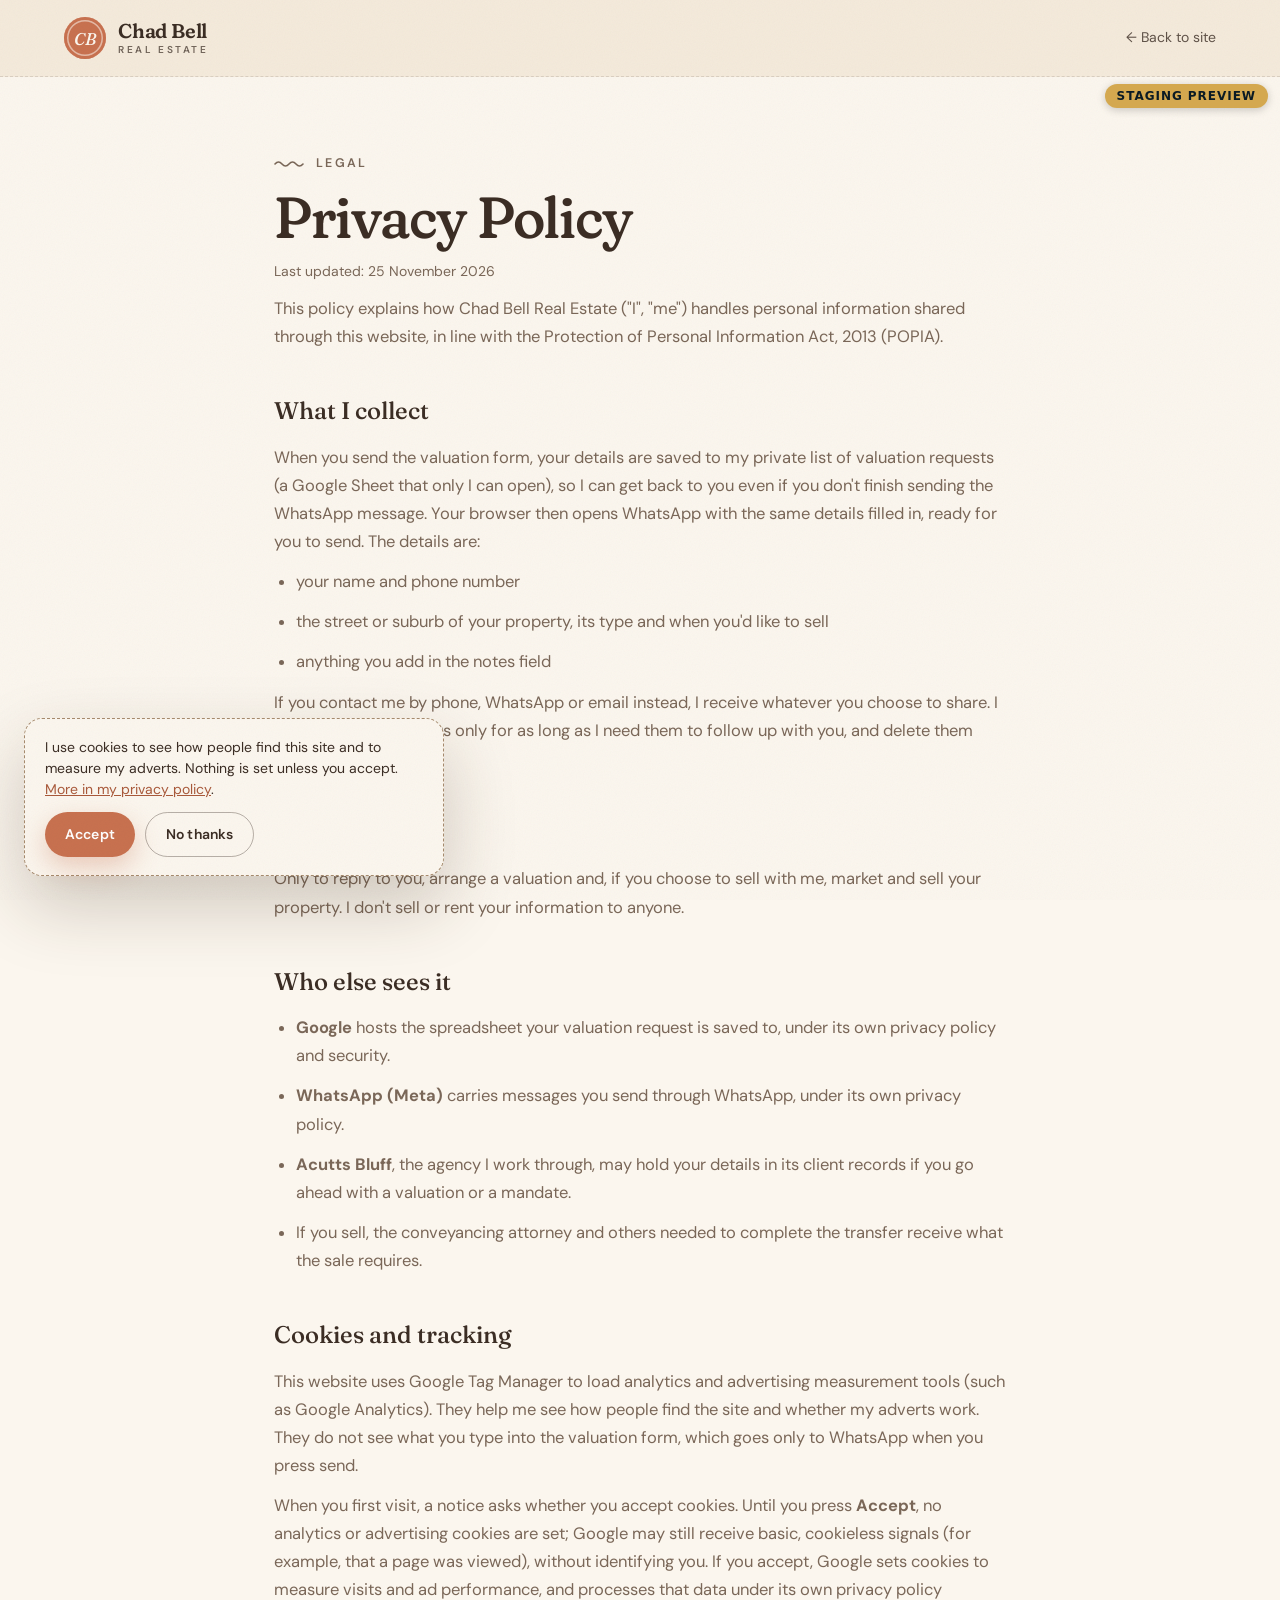
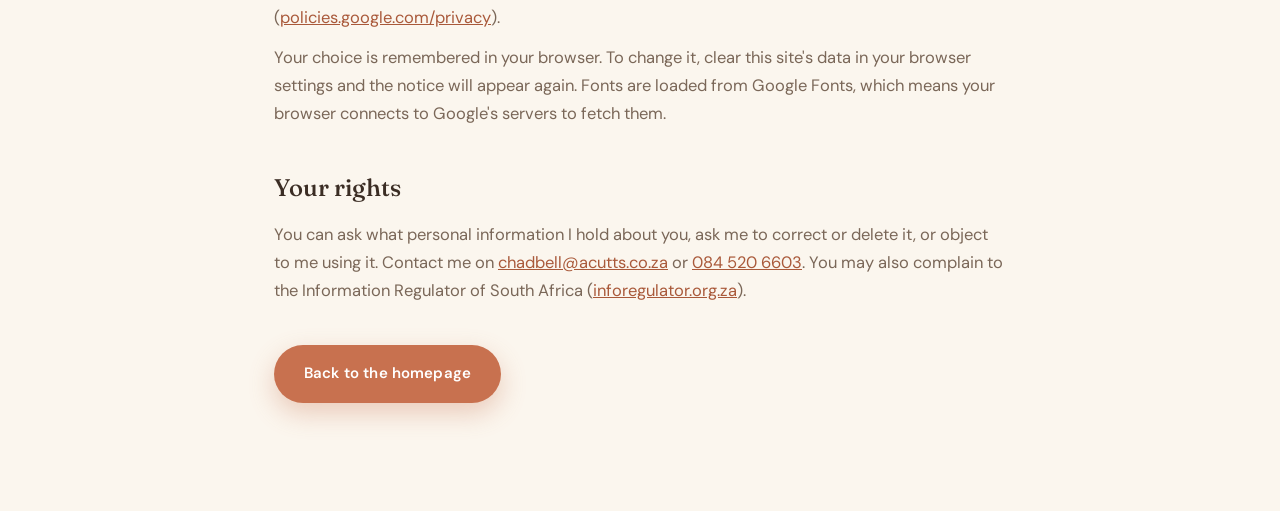
<file: privacy.html>
<!DOCTYPE html>
<html lang="en-ZA">
<head>
  <meta charset="UTF-8" />
  <meta name="robots" content="noindex, nofollow" />

  <meta name="viewport" content="width=device-width, initial-scale=1.0" />
  <title>Privacy Policy | Chad Bell Real Estate</title>
  <meta name="description" content="How Chad Bell Real Estate handles personal information shared through this website, in line with POPIA." />
  <link rel="canonical" href="https://www.chadbellrealestate.co.za/privacy" />
  <meta name="theme-color" content="#F7EFE3" />
  <meta property="og:title" content="Privacy Policy | Chad Bell Real Estate" />
  <meta property="og:type" content="website" />
  <meta property="og:url" content="https://www.chadbellrealestate.co.za/privacy" />
  <meta property="og:image" content="https://www.chadbellrealestate.co.za/og-image.jpg" />
  <link rel="icon" type="image/png" sizes="48x48" href="favicon-48.png" />
  <link rel="icon" type="image/png" sizes="192x192" href="favicon-192.png" />
  <link rel="apple-touch-icon" href="apple-touch-icon.png" />
  <link rel="preconnect" href="https://fonts.googleapis.com" />
  <link rel="preconnect" href="https://fonts.gstatic.com" crossorigin />
  <link href="https://fonts.googleapis.com/css2?family=Caveat:wght@500;600&family=DM+Sans:opsz,wght@9..40,400;9..40,500;9..40,600;9..40,700&family=Fraunces:ital,opsz,wght,SOFT@0,9..144,400..700,100;1,9..144,400..700,100&display=swap" rel="stylesheet" />
  <link rel="stylesheet" href="css/style.css?v=12" />
</head>
<body>
  <div style="position:fixed;top:calc(var(--nav-h) + 8px);right:12px;z-index:2000;background:#D4A84F;color:#0A1A24;font:600 12px/1 Inter,system-ui,sans-serif;letter-spacing:.08em;text-transform:uppercase;padding:6px 12px;border-radius:50px;box-shadow:0 2px 8px rgba(0,0,0,.2);pointer-events:none">Staging preview</div>
  <header class="legal-header">
    <div class="container legal-header__inner">
      <a href="./" class="logo">
        <span class="logo__mark">CB</span>
        <span class="logo__text"><span class="logo__name">Chad Bell</span><span class="logo__sub">Real Estate</span></span>
      </a>
      <a href="./" class="legal-header__back">← Back to site</a>
    </div>
  </header>

  <main class="legal container">
    <p class="eyebrow">Legal</p>
    <h1 class="legal__title">Privacy Policy</h1>
    <p class="legal__updated">Last updated: 25 November 2026</p>

    <p>This policy explains how Chad Bell Real Estate ("I", "me") handles personal information shared through this website, in line with the Protection of Personal Information Act, 2013 (POPIA).</p>

    <h2>What I collect</h2>
    <p>When you send the valuation form, your details are saved to my private list of valuation requests (a Google Sheet that only I can open), so I can get back to you even if you don't finish sending the WhatsApp message. Your browser then opens WhatsApp with the same details filled in, ready for you to send. The details are:</p>
    <ul>
      <li>your name and phone number</li>
      <li>the street or suburb of your property, its type and when you'd like to sell</li>
      <li>anything you add in the notes field</li>
    </ul>
    <p>If you contact me by phone, WhatsApp or email instead, I receive whatever you choose to share. I keep valuation requests only for as long as I need them to follow up with you, and delete them when you ask.</p>

    <h2>How I use it</h2>
    <p>Only to reply to you, arrange a valuation and, if you choose to sell with me, market and sell your property. I don't sell or rent your information to anyone.</p>

    <h2>Who else sees it</h2>
    <ul>
      <li><strong>Google</strong> hosts the spreadsheet your valuation request is saved to, under its own privacy policy and security.</li>
      <li><strong>WhatsApp (Meta)</strong> carries messages you send through WhatsApp, under its own privacy policy.</li>
      <li><strong>Acutts Bluff</strong>, the agency I work through, may hold your details in its client records if you go ahead with a valuation or a mandate.</li>
      <li>If you sell, the conveyancing attorney and others needed to complete the transfer receive what the sale requires.</li>
    </ul>

    <h2 id="cookies">Cookies and tracking</h2>
    <p>This website uses Google Tag Manager to load analytics and advertising measurement tools (such as Google Analytics). They help me see how people find the site and whether my adverts work. They do not see what you type into the valuation form, which goes only to WhatsApp when you press send.</p>
    <p>When you first visit, a notice asks whether you accept cookies. Until you press <strong>Accept</strong>, no analytics or advertising cookies are set; Google may still receive basic, cookieless signals (for example, that a page was viewed), without identifying you. If you accept, Google sets cookies to measure visits and ad performance, and processes that data under its own privacy policy (<a href="https://policies.google.com/privacy" target="_blank" rel="noopener">policies.google.com/privacy</a>).</p>
    <p>Your choice is remembered in your browser. To change it, clear this site's data in your browser settings and the notice will appear again. Fonts are loaded from Google Fonts, which means your browser connects to Google's servers to fetch them.</p>

    <h2>Your rights</h2>
    <p>You can ask what personal information I hold about you, ask me to correct or delete it, or object to me using it. Contact me on <a href="mailto:chadbell@acutts.co.za">chadbell@acutts.co.za</a> or <a href="tel:+27845206603">084 520 6603</a>. You may also complain to the Information Regulator of South Africa (<a href="https://inforegulator.org.za" target="_blank" rel="noopener">inforegulator.org.za</a>).</p>

    <p class="legal__back"><a href="./" class="btn btn--primary">Back to the homepage</a></p>
  </main>
  <script src="js/consent.js"></script>
</body>
</html>
</file>
<file: css/style.css>
/* ============================================================
   CHAD BELL REAL ESTATE — style.css
   Look: boho coastal town. Sun-bleached sand and cream, terracotta,
   sea-glass and ocean teal; soft serif headings, handwritten notes,
   arches, wave dividers, swaying palm shadows.

   Alignment rules (mobile):
   1. Centre only short display text: eyebrows, section headings, intros
      of 2 lines or fewer, one-line notes/links, pill clusters, copyright.
   2. Left-align anything 3+ lines, and everything inside cards, lists,
      accordions, forms, contact details and footer columns.
   3. One alignment per group (heading + intro + CTA share an axis).
   4. Primary buttons go full width, so they need no alignment.
   5. Icons align with the text they belong to.
   6. Set alignment on the container or shared class, not per element.
   Motion lives in js/main.js and the keyframes below; everything is
   switched off under prefers-reduced-motion (bottom of this file).
   ============================================================ */

/* ── TOKENS ── */
:root {
  --cream:      #FBF6EE;
  --sand:       #F4EADB;
  --sand-deep:  #EBDCC4;
  --driftwood:  #A68A6D;
  --clay:       #C8714F;
  --clay-dark:  #A9593A;
  --sun:        #E3A945;
  --sun-light:  #F6D89A;
  --seaglass:   #9CC8BD;
  --sea:        #3E8A8A;
  --ocean:      #1F5257;
  --deep:       #163B3F;
  --text:       #3B2D24;
  --text-muted: #7A6758;
  --on-dark:    #F7EFE3;
  --on-dark-muted: #BCD3CD;
  --line:       rgba(59,45,36,.14);
  --line-dark:  rgba(247,239,227,.18);
  --white:      #FFFFFF;
  --radius-sm:  10px;
  --radius:     18px;
  --radius-lg:  30px;
  --shadow:     0 14px 34px rgba(91,62,40,.10);
  --shadow-lg:  0 30px 70px rgba(60,40,25,.22);
  --nav-h:      76px;
  --whatsapp:   #25D366;
  --container:  1200px;
  --ease:       cubic-bezier(.22,1,.36,1);
  --font-display: 'Fraunces', Georgia, serif;
  --font-hand:    'Caveat', 'Segoe Print', cursive;
  --font-body:    'DM Sans', system-ui, sans-serif;
  --grain: url("data:image/svg+xml,%3Csvg xmlns='http://www.w3.org/2000/svg' width='180' height='180'%3E%3Cfilter id='n'%3E%3CfeTurbulence type='fractalNoise' baseFrequency='.85' numOctaves='3' stitchTiles='stitch'/%3E%3C/filter%3E%3Crect width='100%25' height='100%25' filter='url(%23n)' opacity='.55'/%3E%3C/svg%3E");
  --wave-mark: url("data:image/svg+xml,%3Csvg xmlns='http://www.w3.org/2000/svg' viewBox='0 0 30 8'%3E%3Cpath d='M1 4 q3.5 -4 7 0 t7 0 t7 0 t7 0' fill='none' stroke='black' stroke-width='1.6' stroke-linecap='round'/%3E%3C/svg%3E");
}

/* ── RESET ── */
*, *::before, *::after { box-sizing: border-box; margin: 0; padding: 0; }
html { scroll-behavior: smooth; }
body {
  font-family: var(--font-body);
  font-size: 16.5px;
  line-height: 1.7;
  color: var(--text);
  background: var(--cream);
  overflow-x: hidden;
  -webkit-font-smoothing: antialiased;
}
/* Paper grain over the whole page */
body::after {
  content: ''; position: fixed; inset: 0; z-index: 300; pointer-events: none;
  background-image: var(--grain); opacity: .09; mix-blend-mode: multiply;
}
img    { max-width: 100%; display: block; }
a      { color: inherit; text-decoration: none; }
ul, ol { list-style: none; }
button { cursor: pointer; border: none; background: none; font: inherit; color: inherit; }
input, select, textarea { font: inherit; color: inherit; }
:focus-visible { outline: 2px solid var(--clay); outline-offset: 3px; border-radius: var(--radius-sm); }
::selection { background: var(--seaglass); color: var(--deep); }

/* ── LAYOUT ── */
.container { max-width: var(--container); margin: 0 auto; padding: 0 24px; }
.section        { padding: 130px 0; position: relative; }
.section--sand  { background: var(--cream); }
.section--deep  { background: var(--sand); }
.section--ocean { background: var(--ocean); color: var(--on-dark); }

/* Wave dividers: sit on top of a section, painted in that section's colour */
.wave-top {
  position: absolute; left: 0; top: -59px; width: 100%; height: 60px; z-index: 2;
  fill: var(--cream); pointer-events: none;
}
.section--deep  > .wave-top { fill: var(--sand); }
.section--ocean > .wave-top { fill: var(--ocean); }
.award          > .wave-top { fill: var(--sand-deep); }
.footer         > .wave-top { fill: var(--deep); }

/* ── TYPE ── */
.eyebrow {
  display: inline-flex; align-items: center; gap: 12px;
  font-size: 12.5px; font-weight: 600; letter-spacing: .18em; text-transform: uppercase;
  color: var(--clay);
  margin-bottom: 18px;
}
.eyebrow::before {
  content: ''; width: 30px; height: 8px; background: currentColor;
  -webkit-mask: var(--wave-mark) center / contain no-repeat; mask: var(--wave-mark) center / contain no-repeat;
}
.section--ocean .eyebrow { color: var(--sun-light); }

.section__heading {
  font-family: var(--font-display);
  font-variation-settings: 'SOFT' 100;
  font-size: clamp(34px, 4.2vw, 56px);
  font-weight: 500;
  line-height: 1.08;
  letter-spacing: -.02em;
  color: var(--text);
  margin-bottom: 20px;
  text-wrap: balance;
}
.section__heading em { font-style: italic; font-weight: 400; color: var(--clay); }
.section--ocean .section__heading { color: var(--on-dark); }
.section--ocean .section__heading em { color: var(--sun-light); }
.section__sub { font-size: 18px; color: var(--text-muted); max-width: 560px; }
.section--ocean .section__sub { color: var(--on-dark-muted); }
.section__header { max-width: 760px; margin-bottom: 64px; }

/* ── BUTTONS ── */
.btn {
  display: inline-flex; align-items: center; justify-content: center; gap: 10px;
  padding: 16px 30px;
  border-radius: 999px;
  font-weight: 600; font-size: 15px; letter-spacing: .01em;
  text-align: center;
  transition: background .3s var(--ease), color .3s var(--ease), box-shadow .3s var(--ease), transform .3s var(--ease), border-color .3s;
  will-change: transform;
}
.btn svg { flex-shrink: 0; transition: transform .3s var(--ease); }
.btn:hover svg.arrow { transform: translateX(4px); }
.btn--primary { background: var(--clay); color: var(--white); box-shadow: 0 10px 26px rgba(200,113,79,.32); }
.btn--primary:hover { background: var(--clay-dark); box-shadow: 0 14px 34px rgba(200,113,79,.45); }
.btn--ghost { border: 1.5px solid rgba(59,45,36,.35); color: var(--text); }
.btn--ghost:hover { background: var(--text); color: var(--cream); border-color: var(--text); }
.section--ocean .btn--ghost { color: var(--on-dark); border-color: var(--line-dark); }
.btn--wa { background: var(--whatsapp); color: #06351A; }
.btn--wa:hover { background: #1FBF5B; }
.btn--sm { padding: 11px 20px; font-size: 14px; }

/* ── NAV ── */
.nav {
  position: fixed; inset: 0 0 auto 0; z-index: 100;
  height: var(--nav-h);
  transition: background .4s var(--ease), box-shadow .4s var(--ease), transform .4s var(--ease);
  color: var(--text);
}
.nav.scrolled { background: rgba(251,246,238,.86); backdrop-filter: blur(14px); -webkit-backdrop-filter: blur(14px); box-shadow: 0 1px 0 var(--line); }
.nav.hide { transform: translateY(-100%); }
.nav__inner {
  max-width: var(--container); margin: 0 auto; padding: 0 24px;
  height: 100%; display: flex; align-items: center; justify-content: space-between; gap: 24px;
}
.logo { display: inline-flex; align-items: center; gap: 12px; line-height: 1; }
.logo__mark {
  width: 42px; height: 42px; border-radius: 50%;
  display: grid; place-items: center;
  background: var(--clay); color: var(--cream);
  font-family: var(--font-display); font-style: italic; font-weight: 500; font-size: 17px;
  box-shadow: inset 0 0 0 3px var(--clay), inset 0 0 0 4.5px rgba(251,246,238,.55);
}
.logo__text { display: flex; flex-direction: column; gap: 4px; }
.logo__name { font-family: var(--font-display); font-variation-settings: 'SOFT' 100; font-weight: 600; font-size: 20px; letter-spacing: -.01em; }
.logo__sub  { font-size: 10px; font-weight: 600; letter-spacing: .26em; text-transform: uppercase; opacity: .7; }
.nav__links { display: flex; align-items: center; gap: 30px; font-size: 14.5px; font-weight: 500; }
.nav__links a:not(.btn) { position: relative; opacity: .85; transition: opacity .2s; }
.nav__links a:not(.btn)::after {
  content: ''; position: absolute; left: 0; bottom: -8px; height: 6px; width: 100%;
  background: var(--clay);
  -webkit-mask: var(--wave-mark) left center / 30px 6px repeat-x; mask: var(--wave-mark) left center / 30px 6px repeat-x;
  transform: scaleX(0); transform-origin: right; transition: transform .35s var(--ease);
}
.nav__links a:not(.btn):hover, .nav__links a.active { opacity: 1; }
.nav__links a:not(.btn):hover::after, .nav__links a.active::after { transform: scaleX(1); transform-origin: left; }
.nav__toggle { display: none; width: 44px; height: 44px; position: relative; }
.nav__toggle span {
  position: absolute; left: 11px; width: 22px; height: 2px; background: currentColor; border-radius: 2px;
  transition: transform .3s var(--ease), opacity .2s;
}
.nav__toggle span:nth-child(1) { top: 15px; }
.nav__toggle span:nth-child(2) { top: 21px; }
.nav__toggle span:nth-child(3) { top: 27px; }
.nav__toggle[aria-expanded="true"] span:nth-child(1) { transform: translateY(6px) rotate(45deg); }
.nav__toggle[aria-expanded="true"] span:nth-child(2) { opacity: 0; }
.nav__toggle[aria-expanded="true"] span:nth-child(3) { transform: translateY(-6px) rotate(-45deg); }

/* ── HERO ── */
.hero {
  position: relative; overflow-x: clip;
  min-height: 100vh; min-height: 100svh;
  background: linear-gradient(180deg, #FAEBD7 0%, var(--cream) 70%);
  display: flex; align-items: center;
  padding: calc(var(--nav-h) + 40px) 0 150px;
}
.hero__sun {
  position: absolute; right: 6%; top: 8%; width: 620px; height: 620px; border-radius: 50%; pointer-events: none;
  background: radial-gradient(circle, rgba(246,216,154,.7), rgba(246,216,154,0) 65%);
  animation: breathe 9s ease-in-out infinite alternate;
}
@keyframes breathe { to { transform: scale(1.12) translateY(-10px); } }
/* Palm frond shadows swaying in the breeze */
.frond { position: absolute; pointer-events: none; color: var(--sea); opacity: .1; }
.frond--a { width: 520px; left: -140px; top: -80px; transform-origin: 2% 98%; animation: sway 7s ease-in-out infinite alternate; }
.frond--b { width: 380px; left: -120px; top: 120px; transform-origin: 2% 98%; animation: sway2 9s ease-in-out infinite alternate; opacity: .07; }
@keyframes sway  { from { transform: rotate(-4deg); } to { transform: rotate(3deg); } }
@keyframes sway2 { from { transform: rotate(30deg); } to { transform: rotate(38deg); } }

.hero__inner {
  position: relative; z-index: 2;
  display: grid; grid-template-columns: 1.15fr .85fr; gap: 64px; align-items: center;
}
.hero__heading {
  font-family: var(--font-display);
  font-variation-settings: 'SOFT' 100;
  font-size: clamp(44px, 6vw, 88px);
  font-weight: 500; line-height: 1.02; letter-spacing: -.025em;
  color: var(--text);
  margin-bottom: 30px;
}
.hero__heading em { position: relative; display: inline-block; font-style: italic; font-weight: 400; color: var(--clay); padding-bottom: .16em; }
.squiggle { position: absolute; left: 0; bottom: 0; width: 100%; height: .22em; overflow: visible; }
.squiggle path { fill: none; stroke: var(--sun); stroke-width: 5; stroke-linecap: round; stroke-dasharray: 1; stroke-dashoffset: 0; vector-effect: non-scaling-stroke; }
.is-split .squiggle path { stroke-dashoffset: 1; }
.is-split.visible .squiggle path { animation: draw 1.1s 1.3s var(--ease) forwards; }
@keyframes draw { to { stroke-dashoffset: 0; } }
/* Word-by-word entrance (spans added by main.js) */
.split-word { display: inline-block; overflow: hidden; vertical-align: bottom; padding-bottom: .08em; margin-bottom: -.08em; }
.split-word > span { display: inline-block; transform: translateY(110%); transition: transform 1s var(--ease); }
.is-split.visible .split-word > span { transform: translateY(0); }
.hero__sub { font-size: clamp(17px, 1.4vw, 19px); color: var(--text-muted); max-width: 560px; margin-bottom: 38px; }
.hero__sub strong { color: var(--text); font-weight: 600; }
.hero__actions { display: flex; flex-wrap: wrap; gap: 14px; margin-bottom: 40px; }
.hero__proof { display: flex; flex-wrap: wrap; gap: 12px 28px; font-size: 14px; color: var(--text-muted); }
.hero__proof li { display: flex; align-items: center; gap: 10px; }
.hero__proof svg { color: var(--sun); flex-shrink: 0; }

/* Hero visual: arched window onto the beach, a phone reel and the award seal */
.hero__visual { position: relative; display: flex; justify-content: center; perspective: 1200px; padding: 20px 0 40px; }
.arch {
  position: relative; width: min(400px, 100%); aspect-ratio: 400 / 520;
  border-radius: 999px 999px 26px 26px; overflow: hidden;
  box-shadow: var(--shadow-lg), 0 0 0 10px var(--cream), 0 0 0 11.5px rgba(166,138,109,.35);
  transition: transform .7s var(--ease);
  transform-style: preserve-3d;
}
.beach { display: block; width: 100%; height: 100%; }
.beach__sun { animation: sunrise 10s ease-in-out infinite alternate; transform-box: fill-box; transform-origin: center; }
@keyframes sunrise { from { transform: translateY(26px) scale(.95); } to { transform: translateY(-12px) scale(1.04); } }
.beach__birds { animation: birds 22s linear infinite; }
@keyframes birds { from { transform: translate(-60px, 150px); } to { transform: translate(460px, 70px); } }
.beach__wave { animation: swell 8s linear infinite; }
.beach__wave--2 { animation-duration: 11s; animation-direction: reverse; }
.beach__wave--3 { animation-duration: 6s; }
@keyframes swell { from { transform: translateX(0); } to { transform: translateX(-100px); } }
.beach__shore { animation: wash 5s ease-in-out infinite alternate; }
@keyframes wash { from { transform: translateY(6px); } to { transform: translateY(-4px); } }
.arch__note {
  position: absolute; left: 0; right: 0; top: 18%; text-align: center;
  font-family: var(--font-hand); font-size: 26px; color: #8A5A40; opacity: .8;
}
/* Acutts SOLD board planted in the sand; the SOLD strip stamps on once */
/* Cartoon Chad waves */
.beach__wave-arm { transform-box: view-box; transform-origin: 228px 334px; animation: wave-hi 2.4s ease-in-out infinite; }
@keyframes wave-hi { 0%, 55%, 100% { transform: rotate(0deg); } 65% { transform: rotate(-12deg); } 75% { transform: rotate(6deg); } 85% { transform: rotate(-10deg); } }
.beach__board { transform-box: fill-box; transform-origin: 50% 100%; transform: rotate(-4deg); }
.beach__sold { animation: stamp .6s 1.6s var(--ease) both; transform-box: fill-box; transform-origin: center; }
@keyframes stamp { from { opacity: 0; scale: 1.8; } to { opacity: 1; scale: 1; } }


.phone {
  position: relative; width: 250px; aspect-ratio: 9 / 18.5;
  border-radius: 40px; padding: 10px;
  background: linear-gradient(145deg, #5B4636, #2E221B);
  box-shadow: var(--shadow-lg), inset 0 0 0 1px rgba(255,255,255,.1);
}
.hero__visual .phone {
  position: absolute; left: -50px; bottom: 0; width: 170px; z-index: 4;
  border-radius: 30px; padding: 7px;
  transform: rotate(-7deg);
  animation: bob 6s ease-in-out infinite alternate;
}
.hero__visual .phone .phone__screen { border-radius: 24px; }
@keyframes bob { from { transform: rotate(-7deg) translateY(0); } to { transform: rotate(-5deg) translateY(-12px); } }
.phone__screen { position: relative; height: 100%; border-radius: 32px; overflow: hidden; background: var(--ocean); color: var(--white); }
.phone__notch { position: absolute; top: 8px; left: 50%; transform: translateX(-50%); width: 36%; height: 16px; border-radius: 20px; background: #1A120D; z-index: 5; }
.reel { position: absolute; inset: 0; }
/* Instagram-style stories: Chad's photos (images/story-*.jpg), advanced by
   js/main.js. Each slide slowly pans across its photo while it's showing. */
.reel__slides { position: absolute; inset: 0; }
.reel__slides img {
  position: absolute; inset: 0; width: 100%; height: 100%; object-fit: cover;
  opacity: 0; transition: opacity .5s ease;
}
.reel__slides img.is-active { opacity: 1; animation: storypan 5s linear both; }
.reel__slides img:nth-child(even).is-active { animation-name: storypan-rev; }
@keyframes storypan     { from { object-position: 0% 50%;   transform: scale(1.06); } to { object-position: 100% 50%; transform: scale(1); } }
@keyframes storypan-rev { from { object-position: 100% 50%; transform: scale(1); }    to { object-position: 0% 50%;   transform: scale(1.06); } }
.reel__shade {
  position: absolute; inset: 0; pointer-events: none;
  background: linear-gradient(180deg, rgba(22,59,63,.5) 0%, rgba(22,59,63,0) 26%, rgba(22,59,63,0) 58%, rgba(22,59,63,.8) 100%);
}
.reel__progress { position: absolute; top: 30px; left: 10px; right: 10px; display: flex; gap: 3px; z-index: 4; }
.reel__progress span { flex: 1; height: 2.5px; border-radius: 3px; background: rgba(255,255,255,.35); overflow: hidden; }
.reel__progress span::after { content: ''; display: block; height: 100%; width: 100%; background: var(--white); transform: scaleX(0); transform-origin: left; }
.reel__progress span.is-done::after { transform: scaleX(1); }
.reel__progress span.is-active::after { animation: story 5s linear forwards; }
@keyframes story { to { transform: scaleX(1); } }
.reel__tag { position: absolute; top: 40px; left: 10px; z-index: 4; display: flex; align-items: center; gap: 6px; font-size: 9.5px; font-weight: 600; }
.reel__tag i { width: 20px; height: 20px; border-radius: 50%; background: var(--clay); display: grid; place-items: center; font-style: italic; font-family: var(--font-display); font-size: 8.5px; }
.reel__caption { position: absolute; left: 12px; right: 40px; bottom: 18px; z-index: 4; }
.reel__caption strong { display: block; font-family: var(--font-display); font-weight: 600; font-size: 16px; line-height: 1.05; margin-bottom: 4px; }
.reel__caption span { font-size: 9.5px; opacity: .9; }
.reel__actions { position: absolute; right: 8px; bottom: 18px; z-index: 4; display: flex; flex-direction: column; gap: 10px; align-items: center; font-size: 9px; font-weight: 600; }
.reel__actions div { display: flex; flex-direction: column; align-items: center; gap: 1px; }
.hearts { position: absolute; right: 12px; bottom: 90px; width: 24px; height: 160px; z-index: 4; pointer-events: none; }
.hearts span { position: absolute; bottom: 0; left: 0; color: var(--sun-light); opacity: 0; animation: heart 4s ease-out infinite; font-size: 14px; }
.hearts span:nth-child(2) { animation-delay: 1.1s; left: 6px; color: var(--white); }
.hearts span:nth-child(3) { animation-delay: 2.2s; left: -4px; color: #FFB79B; }
.hearts span:nth-child(4) { animation-delay: 3.1s; left: 3px; }
@keyframes heart {
  0%   { transform: translate(0,0) scale(.6); opacity: 0; }
  15%  { opacity: 1; }
  100% { transform: translate(-14px,-150px) scale(1.2); opacity: 0; }
}
.hero__note {
  position: absolute; left: -130px; bottom: 390px; z-index: 5;
  display: flex; flex-direction: column; align-items: flex-end;
  font-family: var(--font-hand); font-size: 22px; line-height: 1.1; color: var(--clay-dark);
  transform: rotate(-6deg); max-width: 150px; text-align: right;
}
.hero__note svg { width: 54px; height: 36px; margin-top: 4px; transform: scaleX(-1) rotate(-30deg); }

/* Sunburst award seal */
.seal {
  position: absolute; z-index: 6; right: -14px; top: 0;
  width: 142px; height: 142px; border-radius: 50%;
  display: grid; place-items: center; color: var(--text);
}
.seal::before {
  content: ''; position: absolute; inset: 0; border-radius: 50%;
  background: repeating-conic-gradient(from 0deg, var(--sun) 0deg 6deg, var(--sun-light) 6deg 12deg);
  -webkit-mask: radial-gradient(circle, #000 64%, transparent 65%); mask: radial-gradient(circle, #000 64%, transparent 65%);
  animation: spin 40s linear infinite;
}
.seal::after { content: ''; position: absolute; inset: 18px; border-radius: 50%; background: var(--sun); box-shadow: 0 14px 30px rgba(227,169,69,.4); }
.seal svg.seal__ring { position: absolute; inset: 18px; width: calc(100% - 36px); height: calc(100% - 36px); z-index: 1; animation: spin 20s linear infinite reverse; }
.seal__ring text { font-family: var(--font-body); font-size: 12px; font-weight: 700; letter-spacing: .06em; text-transform: uppercase; fill: var(--text); }
.seal__core { position: relative; z-index: 1; text-align: center; line-height: 1; }
.seal__core strong { display: block; font-family: var(--font-display); font-style: italic; font-weight: 600; font-size: 24px; }
.seal__core span { font-size: 7.5px; font-weight: 700; letter-spacing: .14em; text-transform: uppercase; }
@keyframes spin { to { transform: rotate(360deg); } }

/* Bottom edge of the hero: a gentle wave into the next section */
.wave-edge { position: absolute; left: 0; bottom: -1px; width: 100%; height: 70px; fill: var(--cream); z-index: 1; }

/* ── MARQUEE ── */
.marquee {
  position: relative; z-index: 5; overflow: hidden;
  background: var(--clay); color: var(--cream);
  padding: 16px 0; margin-top: -40px;
  transform: rotate(-1.5deg) scale(1.03);
  box-shadow: 0 16px 34px rgba(140,70,40,.2);
}
.marquee__track { display: flex; width: max-content; animation: marquee 42s linear infinite; }
.marquee__group { display: flex; align-items: center; flex-shrink: 0; }
.marquee__group span {
  display: inline-flex; align-items: center; gap: 30px; padding-right: 30px;
  font-family: var(--font-display); font-style: italic; font-weight: 400; font-size: clamp(20px, 2.2vw, 28px); white-space: nowrap;
}
.marquee__group span::after { content: '☼'; font-style: normal; font-size: .85em; color: var(--sun-light); }
@keyframes marquee { to { transform: translateX(-50%); } }

/* ── STATS ── */
.stats { padding: 120px 0 90px; }
.stats__grid { display: grid; grid-template-columns: repeat(4, 1fr); border-top: 1.5px dashed var(--line); }
.stat { padding: 36px 28px 8px 0; border-right: 1.5px dashed var(--line); }
.stat + .stat { padding-left: 28px; }
.stat:last-child { border-right: none; }
.stat__num {
  font-family: var(--font-display); font-variation-settings: 'SOFT' 100; font-weight: 500; letter-spacing: -.03em; line-height: 1;
  font-size: clamp(54px, 5.6vw, 84px); color: var(--text); margin-bottom: 14px;
  display: flex; align-items: baseline; gap: 4px;
}
.stat__num small { font-size: .38em; font-style: italic; color: var(--clay); letter-spacing: 0; }
.stat__num--word { font-style: italic; color: var(--sea); font-size: clamp(40px, 4vw, 58px); padding-top: 14px; padding-bottom: 12px; }
.stat__label { font-size: 15px; color: var(--text-muted); max-width: 230px; }
.stat__label strong { color: var(--text); font-weight: 600; }

/* ── STATEMENT (words light up as you scroll) ── */
.statement { padding: 40px 0 150px; }
.statement__text {
  font-family: var(--font-display); font-variation-settings: 'SOFT' 100; font-weight: 400; letter-spacing: -.015em; line-height: 1.2;
  font-size: clamp(30px, 3.8vw, 54px); color: var(--text); max-width: 1080px;
}
.statement__text em { font-style: italic; color: var(--clay); }
.statement__text .w { opacity: .16; transition: opacity .4s ease; }
.statement__text .w.on { opacity: 1; }
.statement__by { margin-top: 28px; display: flex; align-items: center; gap: 16px; font-size: 15px; color: var(--text-muted); }
.signature { font-family: var(--font-hand); font-size: 36px; color: var(--clay); line-height: 1; transform: rotate(-4deg); }

/* ── WHY (sticky heading + cards) ── */
.why__grid { display: grid; grid-template-columns: .9fr 1.1fr; gap: 72px; align-items: start; }
.why__sticky { position: sticky; top: calc(var(--nav-h) + 40px); }
.why__cards { display: grid; gap: 22px; }
.why-card {
  position: relative; overflow: hidden;
  background: var(--cream); border-radius: var(--radius-lg); padding: 38px 40px 34px;
  border: 1px solid rgba(166,138,109,.25);
  display: grid; grid-template-columns: 64px 1fr; gap: 6px 24px; align-items: start;
  transition: transform .5s var(--ease), box-shadow .5s var(--ease), border-color .5s;
}
.why-card::before {
  content: ''; position: absolute; inset: 0; z-index: 0; opacity: 0;
  background: radial-gradient(380px circle at var(--mx, 50%) var(--my, 50%), rgba(246,216,154,.45), transparent 60%);
  transition: opacity .4s;
}
.why-card:hover { transform: translateY(-6px) rotate(-.4deg); box-shadow: var(--shadow); border-color: rgba(200,113,79,.4); }
.why-card:hover::before { opacity: 1; }
.why-card > * { position: relative; z-index: 1; }
/* Arch-shaped icon badge */
.why-card__icon {
  grid-row: span 2;
  width: 64px; height: 78px; border-radius: 999px 999px 12px 12px;
  display: grid; place-items: center; padding-top: 8px;
  background: var(--sand-deep); color: var(--clay-dark);
  transition: background .4s, color .4s, transform .5s var(--ease);
}
.why-card:nth-child(2) .why-card__icon { background: #F6E3B9; color: #9A6B14; }
.why-card:nth-child(3) .why-card__icon { background: #F3D3C4; color: var(--clay-dark); }
.why-card:nth-child(4) .why-card__icon { background: #D6E9E3; color: var(--sea); }
.why-card:hover .why-card__icon { transform: translateY(-4px) rotate(-4deg); }
.why-card h3 { font-family: var(--font-display); font-variation-settings: 'SOFT' 100; font-size: 25px; font-weight: 600; line-height: 1.2; color: var(--text); }
.why-card p { color: var(--text-muted); }

/* ── MARKETING (ocean, phones) ── */
.marketing { overflow-x: clip; }
.marketing__bg-word {
  position: absolute; top: 80px; left: 0; white-space: nowrap; pointer-events: none;
  font-family: var(--font-display); font-style: italic; font-weight: 400; line-height: 1;
  font-size: clamp(120px, 17vw, 250px);
  color: transparent; -webkit-text-stroke: 1px rgba(156,200,189,.18);
  will-change: transform;
}
.marketing__grid { position: relative; display: grid; grid-template-columns: 1fr 1fr; gap: 72px; align-items: center; }
.marketing__phones { position: relative; height: 600px; }
.marketing__phones .phone { position: absolute; width: 210px; }
.marketing__phones .phone:nth-child(1) { left: 0;   top: 80px;  transform: rotate(-8deg); }
.marketing__phones .phone:nth-child(2) { left: calc(50% - 105px); top: 0; z-index: 2; }
.marketing__phones .phone:nth-child(3) { right: 0;  top: 110px; transform: rotate(8deg); }
.mini-screen { position: absolute; inset: 0; display: flex; flex-direction: column; justify-content: flex-end; padding: 22px 18px; color: var(--white); }
.mini-screen--a { background: linear-gradient(165deg, var(--seaglass), var(--sea) 60%, var(--deep)); }
.mini-screen--b { background: linear-gradient(180deg, #F2C59A, var(--clay) 55%, #7A3E28); }
.mini-screen--c { background: linear-gradient(200deg, var(--sun-light), var(--sun) 45%, #8F6420); }
.mini-screen__icon { width: 54px; height: 64px; border-radius: 999px 999px 10px 10px; background: rgba(255,255,255,.2); display: grid; place-items: center; margin-bottom: auto; margin-top: 40px; }
/* Chad's reels play on the three phones (videos/reel-*.mp4, started by js/main.js
   when the section scrolls into view); the shade keeps the caption readable */
.marketing__phones .phone__screen { cursor: pointer; }
.mini-screen__video { position: absolute; inset: 0; width: 100%; height: 100%; object-fit: cover; z-index: 0; }
.mini-screen::before { content: ''; position: absolute; inset: 0; z-index: 1; pointer-events: none;
  background: linear-gradient(180deg, rgba(22,59,63,.35) 0%, rgba(22,59,63,0) 22%, rgba(22,59,63,0) 52%, rgba(22,59,63,.85) 100%); }
.mini-screen > :not(video) { position: relative; z-index: 2; }
.mini-screen__video + strong { margin-top: auto; }
.mini-screen strong { font-family: var(--font-display); font-weight: 600; font-size: 21px; line-height: 1.1; display: block; margin-bottom: 6px; }
.mini-screen span { font-size: 12px; opacity: .9; }
.mini-screen__bar { height: 3px; border-radius: 3px; background: rgba(255,255,255,.3); margin-top: 16px; overflow: hidden; }
.mini-screen__bar::after { content: ''; display: block; height: 100%; background: var(--white); transform: scaleX(var(--progress, 0)); transform-origin: left; }
.feature-list { display: grid; gap: 4px; margin-top: 40px; }
.feature {
  display: grid; grid-template-columns: 48px 1fr; gap: 18px; align-items: start;
  padding: 22px 0; border-top: 1px dashed var(--line-dark);
}
.feature:last-child { border-bottom: 1px dashed var(--line-dark); }
.feature__icon { width: 48px; height: 48px; border-radius: 50%; display: grid; place-items: center; background: rgba(246,216,154,.14); color: var(--sun-light); transition: background .3s, color .3s, transform .4s var(--ease); }
.feature:hover .feature__icon { background: var(--sun); color: var(--deep); transform: rotate(-10deg) scale(1.06); }
.feature h3 { font-family: var(--font-display); font-size: 21px; font-weight: 500; color: var(--on-dark); margin-bottom: 4px; line-height: 1.3; }
.feature p { color: var(--on-dark-muted); font-size: 15px; }

/* ── AWARD (sunburst) ── */
.award { overflow-x: clip; background: var(--sand-deep); }
.award__inner { display: grid; grid-template-columns: auto 1fr; gap: 80px; align-items: center; }
.award__medal { position: relative; width: 340px; height: 340px; display: grid; place-items: center; }
.award__medal::before {
  content: ''; position: absolute; inset: 0; border-radius: 50%;
  background: repeating-conic-gradient(from 0deg, var(--sun) 0deg 5deg, transparent 5deg 10deg);
  -webkit-mask: radial-gradient(circle, transparent 54%, #000 55%, #000 70%, transparent 71%); mask: radial-gradient(circle, transparent 54%, #000 55%, #000 70%, transparent 71%);
  animation: spin 50s linear infinite;
}
.award__medal-core {
  position: relative; width: 66%; height: 66%; border-radius: 50%; background: var(--clay); color: var(--cream);
  display: grid; place-items: center; text-align: center;
  box-shadow: 0 30px 60px rgba(169,89,58,.35), inset 0 0 0 8px rgba(251,246,238,.15);
  animation: breathe 6s ease-in-out infinite alternate;
}
.award__medal-core svg { color: var(--sun-light); margin: 0 auto 8px; }
.award__medal-core strong { display: block; font-family: var(--font-display); font-style: italic; font-weight: 500; font-size: 56px; line-height: .9; }
.award__medal-core span { display: block; font-size: 10.5px; font-weight: 700; letter-spacing: .2em; text-transform: uppercase; color: var(--sun-light); margin-top: 10px; }
.award__body p:not(.eyebrow) { font-size: 18px; color: var(--text-muted); max-width: 560px; margin-bottom: 18px; }
.award__body p strong { color: var(--text); }

/* ── PROCESS (line draws as you scroll) ── */
.process__list { position: relative; max-width: 860px; margin: 0 auto; }
.process__line { position: absolute; left: 31px; top: 10px; bottom: 10px; width: 2px; background: repeating-linear-gradient(var(--line) 0 6px, transparent 6px 12px); }
.process__line span { position: absolute; inset: 0; background: linear-gradient(var(--clay), var(--sun)); transform-origin: top; transform: scaleY(var(--progress, 0)); }
.step { position: relative; display: grid; grid-template-columns: 64px 1fr; gap: 32px; padding: 0 0 56px; }
.step:last-child { padding-bottom: 0; }
.step__dot {
  width: 64px; height: 64px; border-radius: 50%;
  display: grid; place-items: center;
  background: var(--cream); border: 1.5px solid var(--line);
  font-family: var(--font-display); font-style: italic; font-weight: 500; font-size: 20px; color: var(--text-muted);
  transition: background .5s var(--ease), border-color .5s, color .5s, transform .5s var(--ease), box-shadow .5s;
  position: relative; z-index: 1;
}
.step.lit .step__dot { background: var(--sun); border-color: var(--sun); color: var(--text); transform: scale(1.06); box-shadow: 0 0 0 8px rgba(227,169,69,.18), 0 0 0 16px rgba(227,169,69,.08); }
.step h3 { font-family: var(--font-display); font-variation-settings: 'SOFT' 100; font-size: clamp(24px, 2.4vw, 30px); font-weight: 500; color: var(--text); line-height: 1.2; margin: 12px 0 10px; }
.step p { color: var(--text-muted); max-width: 620px; }

/* ── AREAS ── */
.areas { overflow-x: clip; }
.areas__ticker {
  font-family: var(--font-display); font-weight: 500; letter-spacing: -.02em; line-height: 1;
  font-size: clamp(80px, 13vw, 200px); white-space: nowrap; color: var(--on-dark);
  margin-bottom: 64px; will-change: transform;
}
.areas__ticker em { font-style: italic; font-weight: 400; color: var(--sun-light); }
.areas__ticker .outline { color: transparent; -webkit-text-stroke: 1.5px rgba(156,200,189,.45); font-style: italic; }
.areas__grid { display: grid; grid-template-columns: 1fr 1.2fr; gap: 72px; align-items: start; }
.pills { display: flex; flex-wrap: wrap; gap: 12px; }
.pill {
  padding: 12px 22px; border-radius: 999px; border: 1px solid var(--line-dark);
  font-weight: 500; font-size: 15px; color: var(--on-dark); background: rgba(247,239,227,.04);
  transition: background .3s, color .3s, border-color .3s, transform .3s var(--ease);
}
.pill:hover { background: var(--sun-light); color: var(--deep); border-color: var(--sun-light); transform: translateY(-3px) rotate(-2deg); }

/* ── FAQ ── */
.faq__grid { display: grid; grid-template-columns: .8fr 1.2fr; gap: 72px; align-items: start; }
.faq__list { border-top: 1.5px dashed var(--line); }
.faq__item { border-bottom: 1.5px dashed var(--line); }
.faq__item summary {
  list-style: none; cursor: pointer;
  display: flex; justify-content: space-between; align-items: center; gap: 24px;
  padding: 26px 0;
  font-family: var(--font-display); font-variation-settings: 'SOFT' 100; font-weight: 500; font-size: 21px; color: var(--text); line-height: 1.3;
  transition: color .2s;
}
.faq__item summary::-webkit-details-marker { display: none; }
.faq__item summary:hover { color: var(--clay); }
.faq__icon { width: 36px; height: 36px; flex-shrink: 0; border-radius: 50%; border: 1px solid var(--line); position: relative; transition: transform .4s var(--ease), background .3s, border-color .3s; }
.faq__icon::before, .faq__icon::after { content: ''; position: absolute; left: 50%; top: 50%; width: 12px; height: 1.5px; margin: -.75px 0 0 -6px; background: currentColor; }
.faq__icon::after { transform: rotate(90deg); transition: transform .4s var(--ease); }
.faq__item[open] .faq__icon { background: var(--clay); border-color: var(--clay); color: var(--white); transform: rotate(180deg); }
.faq__item[open] .faq__icon::after { transform: rotate(0); }
.faq__answer { padding: 0 60px 28px 0; color: var(--text-muted); }
.faq__answer p + p { margin-top: 12px; }

/* ── VALUATION / CONTACT ── */
.valuation { overflow-x: clip; background: linear-gradient(180deg, var(--ocean), var(--deep)); }
.valuation__glow { position: absolute; width: 700px; height: 700px; right: -200px; top: -120px; border-radius: 50%; background: radial-gradient(circle, rgba(246,216,154,.22), transparent 65%); pointer-events: none; animation: breathe 12s ease-in-out infinite alternate; }
.valuation__grid { position: relative; display: grid; grid-template-columns: 1.1fr .9fr; gap: 72px; align-items: start; }
.form {
  position: relative; background: var(--cream); color: var(--text);
  border-radius: 200px 200px var(--radius-lg) var(--radius-lg); padding: 110px 44px 44px;
  box-shadow: var(--shadow-lg);
}
.form h3 { font-family: var(--font-display); font-variation-settings: 'SOFT' 100; font-weight: 500; font-size: 32px; color: var(--text); margin-bottom: 6px; line-height: 1.1; text-align: center; }
.form__intro { color: var(--text-muted); font-size: 15px; margin-bottom: 28px; text-align: center; }
.form__row { display: grid; grid-template-columns: 1fr 1fr; gap: 16px; }
.field { display: flex; flex-direction: column; gap: 8px; margin-bottom: 18px; }
.field label, .field legend { font-size: 13px; font-weight: 600; color: var(--text); }
.field--group { display: block; border: 0; min-width: 0; }
.field--group legend { padding: 0; margin-bottom: 8px; }
.field__opt { font-weight: 400; color: var(--text-muted); }
.field input, .field select, .field textarea {
  width: 100%; padding: 14px 16px; border-radius: 14px;
  border: 1.5px solid rgba(166,138,109,.3); background: var(--sand);
  transition: border-color .2s, background .2s, box-shadow .2s;
}
.field textarea { resize: vertical; min-height: 96px; }
.field input:focus, .field select:focus, .field textarea:focus { outline: none; border-color: var(--clay); background: var(--white); box-shadow: 0 0 0 4px rgba(200,113,79,.15); }
.field [aria-invalid="true"] { border-color: var(--clay); background: #FBEDE6; }
.chips { display: flex; flex-wrap: wrap; gap: 8px; }
.chips input { position: absolute; opacity: 0; pointer-events: none; }
.chips label {
  padding: 10px 16px; border-radius: 999px; border: 1.5px solid rgba(166,138,109,.3);
  font-size: 14px; font-weight: 500; cursor: pointer; background: var(--sand);
  transition: background .2s, border-color .2s, color .2s;
}
.chips input:checked + label { background: var(--sea); border-color: var(--sea); color: var(--white); }
.chips input:focus-visible + label { outline: 2px solid var(--clay); outline-offset: 2px; }
.form .btn { width: 100%; margin-top: 8px; }
.form__note { font-size: 13px; color: var(--text-muted); margin-top: 14px; text-align: center; }
.form__note a { text-decoration: underline; }
.contact__list { display: grid; gap: 4px; margin: 36px 0; }
.contact__item { display: grid; grid-template-columns: 52px 1fr; gap: 18px; align-items: center; padding: 18px 0; border-top: 1px dashed var(--line-dark); }
.contact__item:last-child { border-bottom: 1px dashed var(--line-dark); }
.contact__icon { width: 52px; height: 52px; border-radius: 50%; display: grid; place-items: center; background: rgba(247,239,227,.08); color: var(--sun-light); transition: background .3s, color .3s; }
.contact__item:hover .contact__icon { background: var(--sun); color: var(--deep); }
.contact__item small { display: block; font-size: 12px; letter-spacing: .14em; text-transform: uppercase; color: var(--on-dark-muted); }
.contact__item span { font-size: 18px; font-weight: 600; color: var(--on-dark); }
.socials { display: flex; gap: 12px; }
.socials a { width: 48px; height: 48px; border-radius: 50%; display: grid; place-items: center; border: 1px solid var(--line-dark); transition: background .3s, color .3s, transform .3s var(--ease); }
.socials a:hover { background: var(--cream); color: var(--deep); transform: translateY(-3px); }

/* ── FOOTER ── */
.footer { position: relative; background: var(--deep); color: var(--on-dark-muted); padding: 90px 0 32px; font-size: 14px; }
.footer__big {
  font-family: var(--font-display); font-variation-settings: 'SOFT' 100; font-weight: 400; letter-spacing: -.02em; line-height: 1;
  font-size: clamp(54px, 9.5vw, 140px); color: var(--on-dark); margin-bottom: 56px;
}
.footer__big em { font-style: italic; color: var(--sun-light); }
.footer__inner { display: grid; grid-template-columns: 1.4fr 1fr 1fr; gap: 48px; padding-bottom: 48px; border-bottom: 1px dashed var(--line-dark); }
.footer h4 { font-size: 12px; letter-spacing: .18em; text-transform: uppercase; color: var(--on-dark); margin-bottom: 16px; font-weight: 600; }
.footer li + li { margin-top: 8px; }
.footer a:hover { color: var(--on-dark); }
.footer__brand p { max-width: 340px; margin-top: 18px; }
.footer__brand .logo { color: var(--on-dark); }
.footer__bottom { padding-top: 28px; display: flex; flex-wrap: wrap; justify-content: space-between; gap: 12px; font-size: 13px; }

/* ── STICKY VALUATION CTA ── */
.cta-sticky-desktop {
  position: fixed; right: 24px; bottom: 24px; z-index: 90;
  display: inline-flex; align-items: center; gap: 10px;
  padding: 14px 22px; border-radius: 999px;
  background: var(--clay); color: var(--white); font-weight: 600; font-size: 14px;
  box-shadow: 0 14px 36px rgba(169,89,58,.4);
  transition: transform .5s var(--ease), opacity .4s, background .3s;
}
.cta-sticky-desktop:hover { background: var(--clay-dark); }
.cta-sticky-desktop.hidden { transform: translateY(140%); opacity: 0; pointer-events: none; }
.cta-sticky-mobile { display: none; }

/* ── LEGAL PAGES (privacy, 404) ── */
.legal-header { background: var(--sand); color: var(--text); border-bottom: 1px dashed var(--line); }
.legal-header__inner { height: var(--nav-h); display: flex; align-items: center; justify-content: space-between; }
.legal-header__back { font-size: 14px; opacity: .8; }
.legal-header__back:hover { opacity: 1; }
.legal { padding-top: 72px; padding-bottom: 96px; max-width: 780px; }
.legal__title { font-family: var(--font-display); font-variation-settings: 'SOFT' 100; font-weight: 500; font-size: clamp(38px, 5vw, 58px); letter-spacing: -.02em; line-height: 1.05; color: var(--text); margin-bottom: 12px; }
.legal__title em { font-style: italic; font-weight: 400; color: var(--clay); }
.legal__updated { color: var(--text-muted); font-size: 14px; margin-bottom: 40px; }
.legal h2 { font-family: var(--font-display); font-size: 24px; font-weight: 500; color: var(--text); margin: 40px 0 12px; }
.legal p, .legal li { color: var(--text-muted); margin-bottom: 12px; }
.legal ul { list-style: disc; padding-left: 22px; }
.legal__back { margin-top: 40px; }
.legal a:not(.btn) { color: var(--clay-dark); text-decoration: underline; }

/* ── SCROLL REVEALS (classes added by main.js) ── */
.reveal { opacity: 0; transform: translateY(40px); transition: opacity .9s var(--ease), transform .9s var(--ease); transition-delay: var(--delay, 0ms); }
.reveal--left  { transform: translateX(-48px); }
.reveal--right { transform: translateX(48px); }
.reveal--scale { transform: scale(.92); }
.reveal.visible { opacity: 1; transform: none; }

/* ── TABLET (≤1000px) ── */
@media (max-width: 1000px) {
  .nav__toggle { display: block; z-index: 2; }
  .nav__links {
    position: fixed; inset: 0; z-index: 1;
    flex-direction: column; justify-content: center; gap: 26px;
    background: var(--sand); font-size: 30px; font-family: var(--font-display); font-weight: 500;
    opacity: 0; visibility: hidden; transition: opacity .35s var(--ease), visibility .35s;
  }
  .nav__links.open { opacity: 1; visibility: visible; }
  .nav__links .btn { font-size: 17px; font-family: var(--font-body); }
  .hero__inner { grid-template-columns: 1fr; gap: 56px; }
  .hero__visual { max-width: 460px; width: 100%; margin: 0 auto; }
  .hero__note { left: -10px; bottom: auto; top: 46%; }
  .stats__grid { grid-template-columns: 1fr 1fr; }
  .stat:nth-child(2) { border-right: none; }
  .stat:nth-child(3) { padding-left: 0; }
  .stat:nth-child(n+3) { border-top: 1.5px dashed var(--line); }
  .why__grid, .marketing__grid, .areas__grid, .faq__grid, .valuation__grid { grid-template-columns: 1fr; gap: 48px; }
  .why__sticky { position: static; }
  .marketing__phones { height: 540px; max-width: 560px; width: 100%; margin: 0 auto; }
  .award__inner { grid-template-columns: 1fr; gap: 48px; justify-items: center; }
  .footer__inner { grid-template-columns: 1fr 1fr; }
  .footer__brand { grid-column: 1 / -1; }
}

/* ── MOBILE (≤600px) ── */
@media (max-width: 600px) {
  :root { --nav-h: 68px; }
  body { font-size: 16px; }
  .container { padding: 0 20px; }
  .section { padding: 96px 0; }
  .wave-top { height: 36px; top: -35px; }
  .section__header, .why__sticky, .faq__intro, .areas__intro, .award__body { text-align: center; }
  .section__header .section__sub, .why__sticky .section__sub, .faq__intro .section__sub, .award__body p { margin-left: auto; margin-right: auto; }
  .eyebrow { justify-content: center; }
  .hero { padding-top: calc(var(--nav-h) + 28px); padding-bottom: 110px; }
  .hero__content { text-align: left; }
  .hero__content .eyebrow { justify-content: flex-start; }
  .hero__actions .btn { width: 100%; }
  .hero__proof { gap: 12px; flex-direction: column; }
  .frond--a { width: 360px; left: -150px; top: -60px; }
  .frond--b { display: none; }
  .hero__sun { width: 420px; height: 420px; right: -120px; top: 45%; }
  .hero__visual { padding: 10px 0 30px; }
  .arch { width: 78%; margin-left: auto; margin-right: 4%; }
  .hero__visual .phone { width: 128px; left: 0; border-radius: 24px; padding: 6px; }
  .hero__visual .phone .phone__screen { border-radius: 19px; }
  .reel__caption strong { font-size: 13px; }
  .reel__tag { font-size: 8px; top: 34px; }
  .reel__actions { display: none; }
  .hero__note { display: none; }
  .arch__note { font-size: 20px; top: 22%; right: 26%; }
  .seal { width: 112px; height: 112px; right: -6px; top: -6px; }
  .seal::after { inset: 14px; }
  .seal svg.seal__ring { inset: 14px; width: calc(100% - 28px); height: calc(100% - 28px); }
  .seal__core strong { font-size: 19px; }
  .seal__core span { font-size: 6.5px; }
  .wave-edge { height: 40px; }
  .stats { padding: 100px 0 56px; }
  .stats__grid { grid-template-columns: 1fr; }
  .stat, .stat + .stat { padding: 28px 0 20px; border-right: none; border-top: 1.5px dashed var(--line); }
  .stat:first-child { border-top: none; }
  .statement { padding-bottom: 110px; }
  .why-card { padding: 28px 22px; grid-template-columns: 1fr; }
  .why-card__icon { grid-row: auto; width: 52px; height: 64px; margin-bottom: 10px; }
  .marketing__phones { height: 420px; }
  .marketing__phones .phone { width: 170px; border-radius: 30px; padding: 8px; }
  .marketing__phones .phone .phone__screen { border-radius: 24px; }
  .marketing__phones .phone:nth-child(2) { left: calc(50% - 85px); }
  .mini-screen strong { font-size: 16px; }
  .award__medal { width: 270px; height: 270px; }
  .award__medal-core strong { font-size: 44px; }
  .award__body .btn { width: 100%; }
  .process__line { left: 23px; }
  .step { grid-template-columns: 48px 1fr; gap: 20px; padding-bottom: 44px; }
  .step__dot { width: 48px; height: 48px; font-size: 17px; }
  .step h3 { margin-top: 6px; }
  .areas__ticker { margin-bottom: 40px; }
  .pills { justify-content: center; }
  .faq__item summary { font-size: 19px; }
  .faq__answer { padding-right: 0; }
  .form { padding: 76px 20px 28px; border-radius: 50% 50% var(--radius-lg) var(--radius-lg) / 96px 96px var(--radius-lg) var(--radius-lg); }
  .form h3 { font-size: 25px; }
  .form__intro { text-wrap: balance; }
  .form__row { grid-template-columns: 1fr; gap: 0; }
  .valuation__info { text-align: left; order: -1; }
  .valuation__info .eyebrow { justify-content: flex-start; }
  .footer__inner { grid-template-columns: 1fr; gap: 36px; }
  .footer__bottom { flex-direction: column; text-align: center; }
  .footer { padding-bottom: 110px; }
  .cta-sticky-desktop { display: none; }
  .cta-sticky-mobile {
    display: flex; gap: 10px; position: fixed; left: 0; right: 0; bottom: 0; z-index: 90;
    padding: 12px 16px calc(12px + env(safe-area-inset-bottom));
    background: rgba(251,246,238,.92); backdrop-filter: blur(12px); -webkit-backdrop-filter: blur(12px);
    box-shadow: 0 -1px 0 var(--line);
    transition: transform .45s var(--ease);
  }
  .cta-sticky-mobile.hidden { transform: translateY(110%); }
  .cta-sticky-mobile .btn { flex: 1; padding: 14px 12px; font-size: 14px; }
  .cta-sticky-mobile .btn--wa { flex: 0 0 52px; padding: 14px 0; }
}

/* ── REDUCED MOTION ── */
@media (prefers-reduced-motion: reduce) {
  html { scroll-behavior: auto; }
  *, *::before, *::after { animation-duration: .001ms !important; animation-iteration-count: 1 !important; transition-duration: .001ms !important; }
  .reveal, .split-word > span { opacity: 1 !important; transform: none !important; }
  .statement__text .w { opacity: 1; }
  .squiggle path { stroke-dashoffset: 0 !important; }
  .marquee__track { animation: none; }
}

/* ── COOKIE NOTICE (js/consent.js) ── */
.cookie-notice {
  position: fixed; left: 24px; bottom: 24px; z-index: 95;
  max-width: 420px; padding: 18px 20px;
  background: var(--cream); color: var(--text);
  border: 1.5px dashed var(--driftwood); border-radius: var(--radius);
  box-shadow: var(--shadow-lg);
  font-size: 14px; line-height: 1.5;
}
.cookie-notice a { color: var(--clay-dark); text-decoration: underline; }
.cookie-notice__actions { display: flex; gap: 10px; margin-top: 12px; }
@media (max-width: 700px) {
  .cookie-notice { left: 12px; right: 12px; bottom: 12px; max-width: none; }
  .cookie-notice__actions .btn { flex: 1; justify-content: center; }
}

/* Valuation form spam trap (see index.html): off-screen, not display:none, so bots still fill it */
.form__trap { position: absolute; left: -9999px; width: 1px; height: 1px; overflow: hidden; }

/* Valuation buttons link to the form itself (#valuationForm): on phones the form sits
   below the section's heading and contact details, so linking to the section hid it */
#valuationForm { scroll-margin-top: calc(var(--nav-h) + 12px); }
</file>
